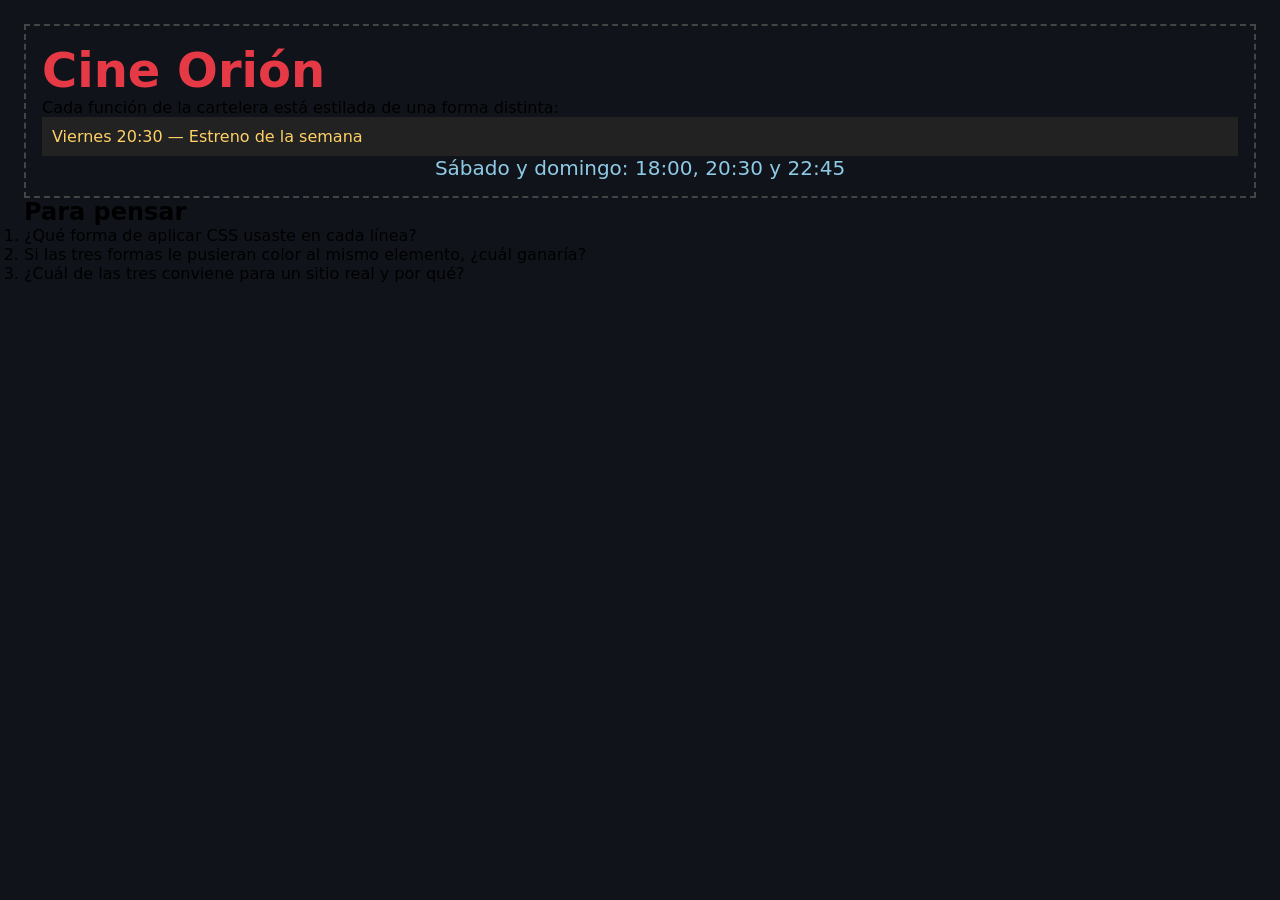
<file: 01-formas-de-aplicar-css/index.html>
<!doctype html>
<html lang="es">
  <head>
    <meta charset="UTF-8" />
    <meta name="viewport" content="width=device-width, initial-scale=1.0" />
    <title>Cine Orión — Cartelera</title>

    <!-- ============================================================
          ESTE ES EL ÚNICO EJERCICIO DE LA CARPETA DONDE SE EDITA
         EL HTML. Acá practicás el CSS INTERNO (etiqueta <style>).
         ============================================================ -->
    <style>
      /* TODO 2 — CSS interno
         Escribí una regla para la clase .funcion con:
         - background-color: #222
         - color: #ffd166
         - padding: 10px
      */
      .funcion {
        background-color: #222;
        color: #ffd166;
        padding: 10px;
      }
    </style>

    <link rel="stylesheet" href="styles.css" />
  </head>
  <body>
    <header class="cartel">
      <!-- TODO 1 — CSS en línea
           Completá el atributo style de este h1 con:
           style="color: #e63946; font-size: 48px;"
      -->
      <h1 style="color: #e63946; font-size: 48px">Cine Orión</h1>

      <p>Cada función de la cartelera está estilada de una forma distinta:</p>

      <!-- TODO 2 — CSS interno: esta línea toma la regla del <style> de arriba -->
      <p class="funcion">Viernes 20:30 — Estreno de la semana</p>

      <!-- TODO 3 — CSS externo: esta línea se estila desde styles.css -->
      <p class="funcion-externa">Sábado y domingo: 18:00, 20:30 y 22:45</p>
    </header>

    <main class="para-pensar">
      <h2>Para pensar</h2>
      <ol>
        <li>¿Qué forma de aplicar CSS usaste en cada línea?</li>
        <li>
          Si las tres formas le pusieran color al mismo elemento, ¿cuál ganaría?
        </li>
        <li>¿Cuál de las tres conviene para un sitio real y por qué?</li>
      </ol>
    </main>
  </body>
</html>
</file>
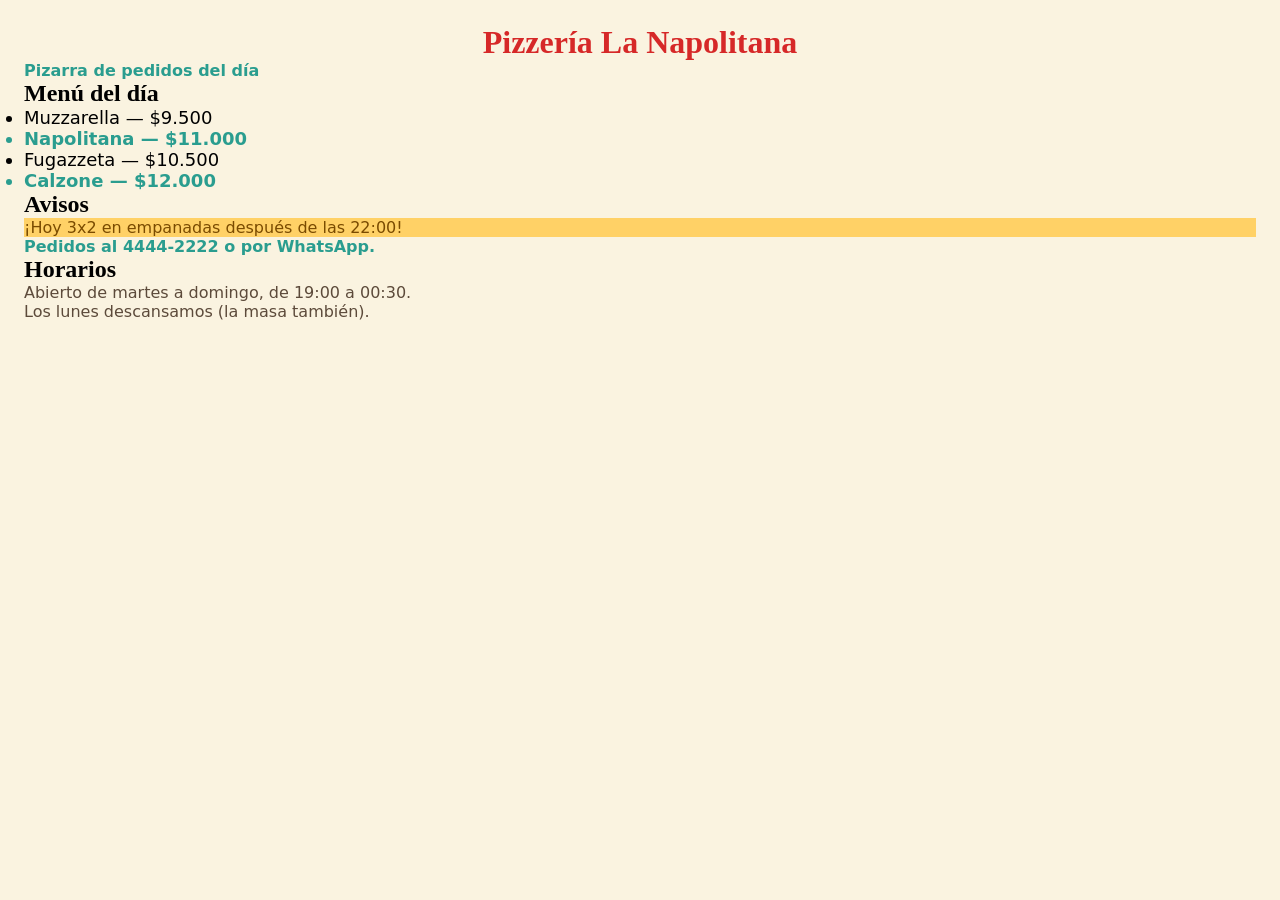
<file: 02-selectores-especificidad/index.html>
<!DOCTYPE html>
<html lang="es">
  <head>
    <meta charset="UTF-8" />
    <meta name="viewport" content="width=device-width, initial-scale=1.0" />
    <title>La Napolitana — Pizarra de pedidos</title>
    <link rel="stylesheet" href="styles.css" />
  </head>
  <body>
    <header>
      <h1 id="titulo-principal">Pizzería La Napolitana</h1>
      <p class="destacado">Pizarra de pedidos del día</p>
    </header>

    <main>
      <section class="menu">
        <h2>Menú del día</h2>
        <ul>
          <li>Muzzarella — $9.500</li>
          <li class="destacado">Napolitana — $11.000</li>
          <li>Fugazzeta — $10.500</li>
          <li class="destacado">Calzone — $12.000</li>
        </ul>
      </section>

      <section class="avisos">
        <h2>Avisos</h2>
        <p id="aviso">¡Hoy 3x2 en empanadas después de las 22:00!</p>
        <p class="destacado">Pedidos al 4444-2222 o por WhatsApp.</p>
      </section>

      <section class="horarios">
        <h2>Horarios</h2>
        <p>Abierto de martes a domingo, de 19:00 a 00:30.</p>
        <p>Los lunes descansamos (la masa también).</p>
      </section>
    </main>
  </body>
</html>
</file>
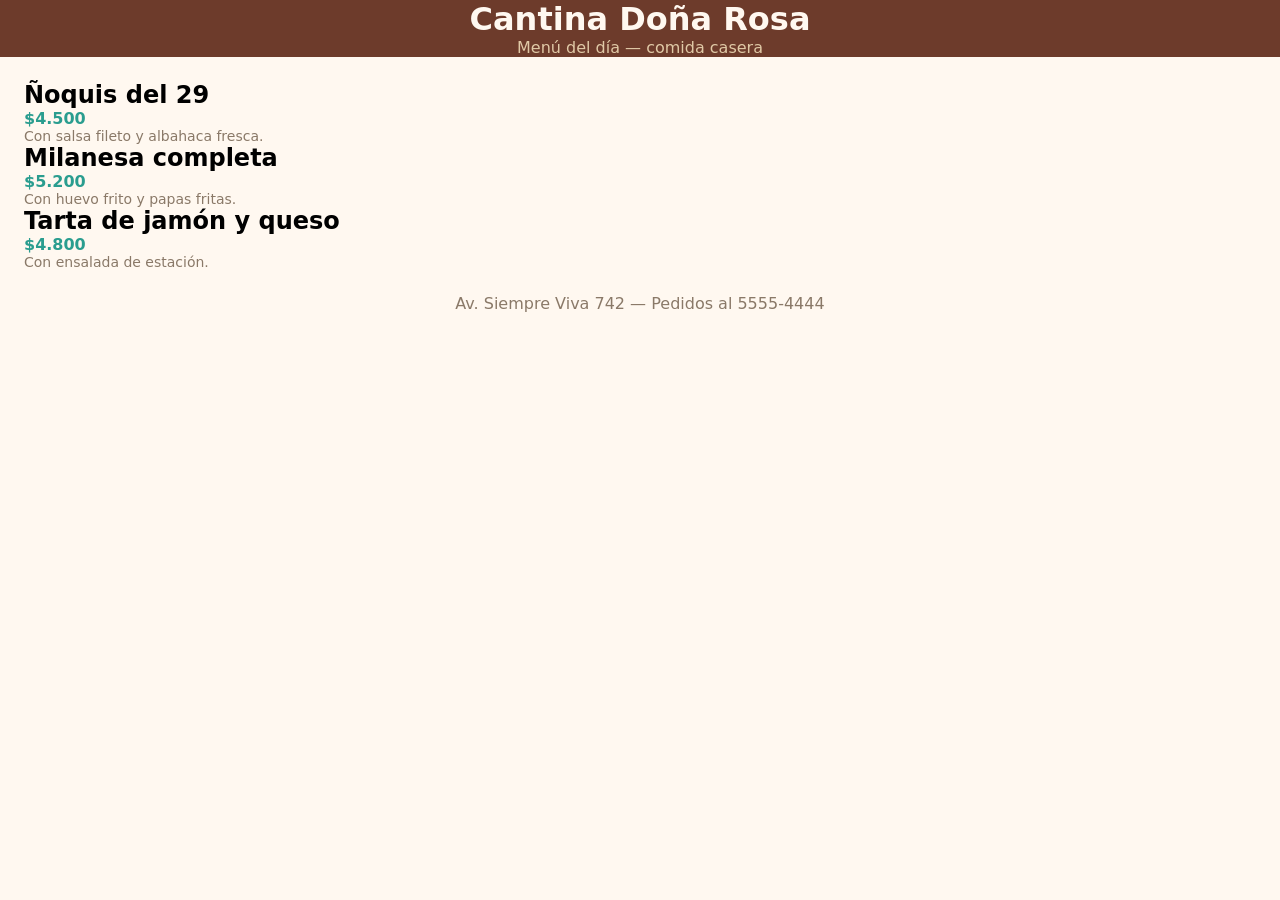
<file: 03-texto-y-colores/index.html>
<!DOCTYPE html>
<html lang="es">
  <head>
    <meta charset="UTF-8" />
    <meta name="viewport" content="width=device-width, initial-scale=1.0" />
    <title>Cantina Doña Rosa — Menú del día</title>
    <link rel="stylesheet" href="styles.css" />
  </head>
  <body>
    <header class="encabezado">
      <h1>Cantina Doña Rosa</h1>
      <p class="subtitulo">Menú del día — comida casera</p>
    </header>

    <main>
      <article class="plato">
        <h2>Ñoquis del 29</h2>
        <p class="precio">$4.500</p>
        <p class="descripcion">Con salsa fileto y albahaca fresca.</p>
      </article>

      <article class="plato">
        <h2>Milanesa completa</h2>
        <p class="precio">$5.200</p>
        <p class="descripcion">Con huevo frito y papas fritas.</p>
      </article>

      <article class="plato">
        <h2>Tarta de jamón y queso</h2>
        <p class="precio">$4.800</p>
        <p class="descripcion">Con ensalada de estación.</p>
      </article>
    </main>

    <footer class="pie">
      <p>Av. Siempre Viva 742 — Pedidos al 5555-4444</p>
    </footer>
  </body>
</html>
</file>
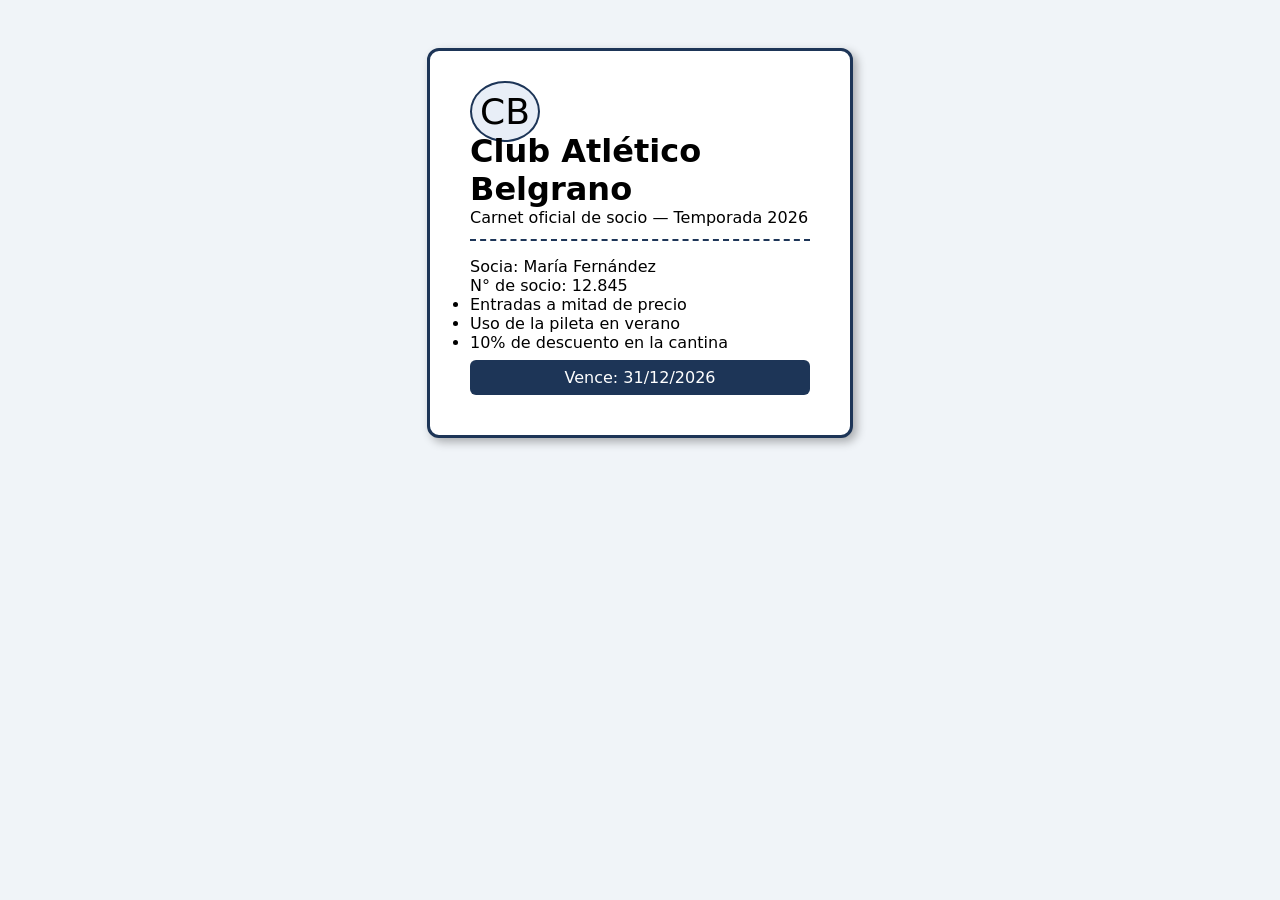
<file: 04-modelo-de-caja/index.html>
<!DOCTYPE html>
<html lang="es">
  <head>
    <meta charset="UTF-8" />
    <meta name="viewport" content="width=device-width, initial-scale=1.0" />
    <title>Club Atlético Belgrano — Carnet de socio</title>
    <link rel="stylesheet" href="styles.css" />
  </head>
  <body>
    <main class="carnet">
      <div class="fila-encabezado">
        <span class="escudo">CB</span>
        <div>
          <h1>Club Atlético Belgrano</h1>
          <p>Carnet oficial de socio — Temporada 2026</p>
        </div>
      </div>

      <div class="datos">
        <p class="nombre">Socia: María Fernández</p>
        <p class="numero">N° de socio: 12.845</p>
      </div>

      <ul class="beneficios">
        <li>Entradas a mitad de precio</li>
        <li>Uso de la pileta en verano</li>
        <li>10% de descuento en la cantina</li>
      </ul>

      <p class="vencimiento">Vence: 31/12/2026</p>
    </main>
  </body>
</html>
</file>
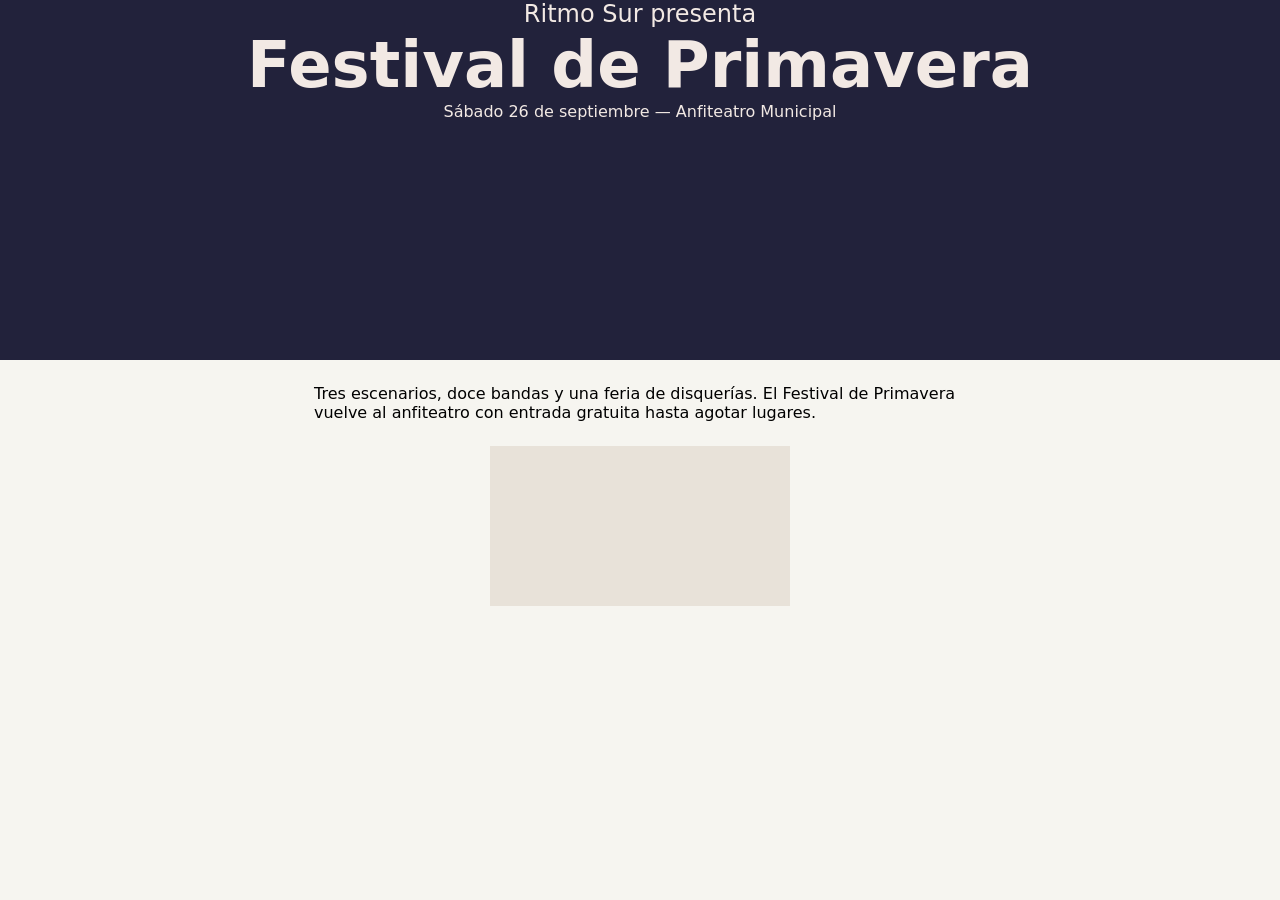
<file: 05-tamanos-y-unidades/index.html>
<!DOCTYPE html>
<html lang="es">
  <head>
    <meta charset="UTF-8" />
    <meta name="viewport" content="width=device-width, initial-scale=1.0" />
    <title>Ritmo Sur — Festival de Primavera</title>
    <link rel="stylesheet" href="styles.css" />
  </head>
  <body>
    <header class="banner">
      <p class="etiqueta">Ritmo Sur presenta</p>
      <h1>Festival de Primavera</h1>
      <p class="fecha">Sábado 26 de septiembre — Anfiteatro Municipal</p>
    </header>

    <main class="contenido">
      <p>
        Tres escenarios, doce bandas y una feria de disquerías. El Festival de
        Primavera vuelve al anfiteatro con entrada gratuita hasta agotar lugares.
      </p>

      <div class="poster"></div>
    </main>
  </body>
</html>
</file>
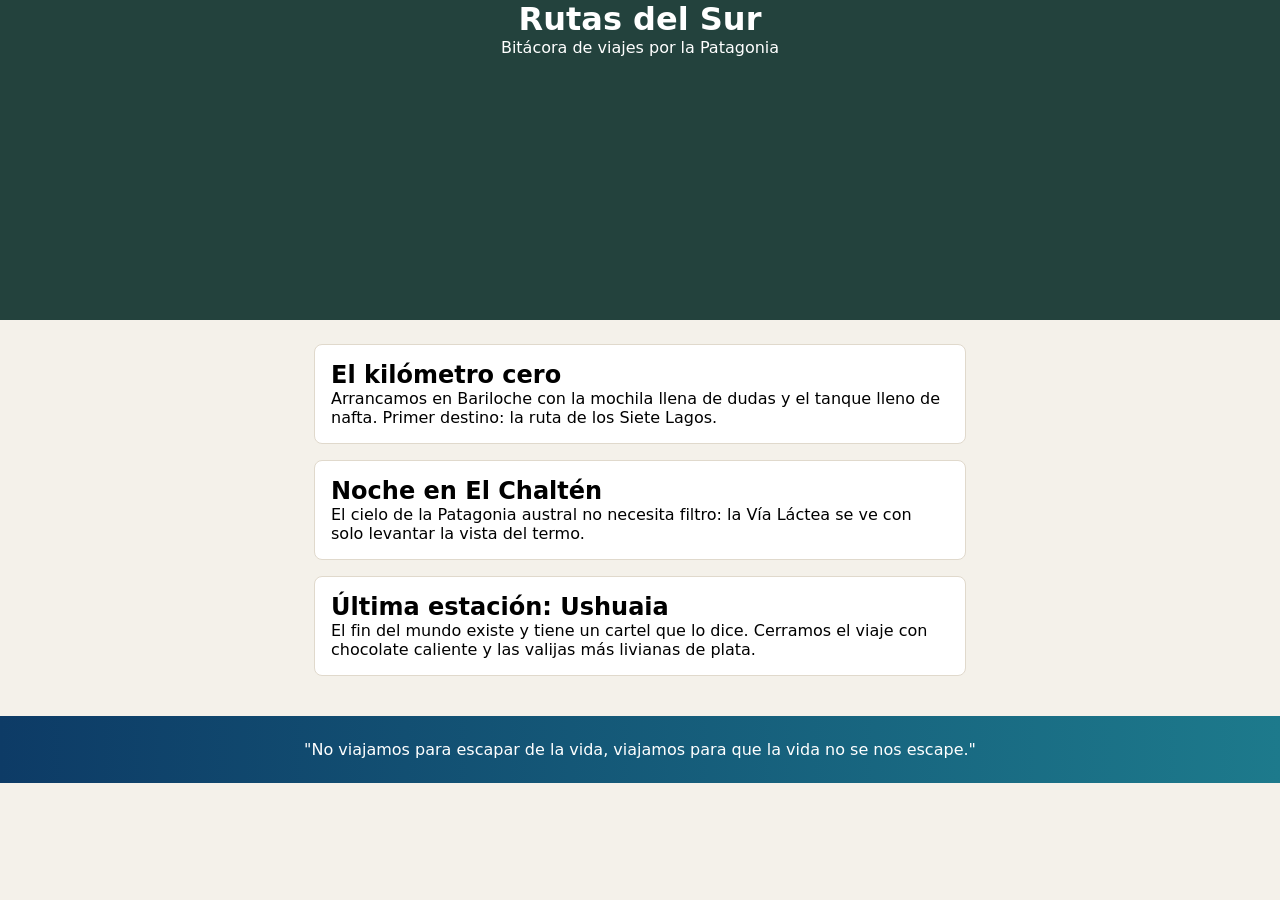
<file: 06-background/index.html>
<!DOCTYPE html>
<html lang="es">
  <head>
    <meta charset="UTF-8" />
    <meta name="viewport" content="width=device-width, initial-scale=1.0" />
    <title>Rutas del Sur — Bitácora de viajes</title>
    <link rel="stylesheet" href="styles.css" />
  </head>
  <body>
    <header class="hero">
      <h1>Rutas del Sur</h1>
      <p>Bitácora de viajes por la Patagonia</p>
    </header>

    <main>
      <article class="post">
        <h2>El kilómetro cero</h2>
        <p>
          Arrancamos en Bariloche con la mochila llena de dudas y el tanque
          lleno de nafta. Primer destino: la ruta de los Siete Lagos.
        </p>
      </article>

      <article class="post">
        <h2>Noche en El Chaltén</h2>
        <p>
          El cielo de la Patagonia austral no necesita filtro: la Vía Láctea
          se ve con solo levantar la vista del termo.
        </p>
      </article>

      <article class="post">
        <h2>Última estación: Ushuaia</h2>
        <p>
          El fin del mundo existe y tiene un cartel que lo dice. Cerramos el
          viaje con chocolate caliente y las valijas más livianas de plata.
        </p>
      </article>
    </main>

    <blockquote class="frase">
      "No viajamos para escapar de la vida, viajamos para que la vida no se
      nos escape."
    </blockquote>
  </body>
</html>
</file>
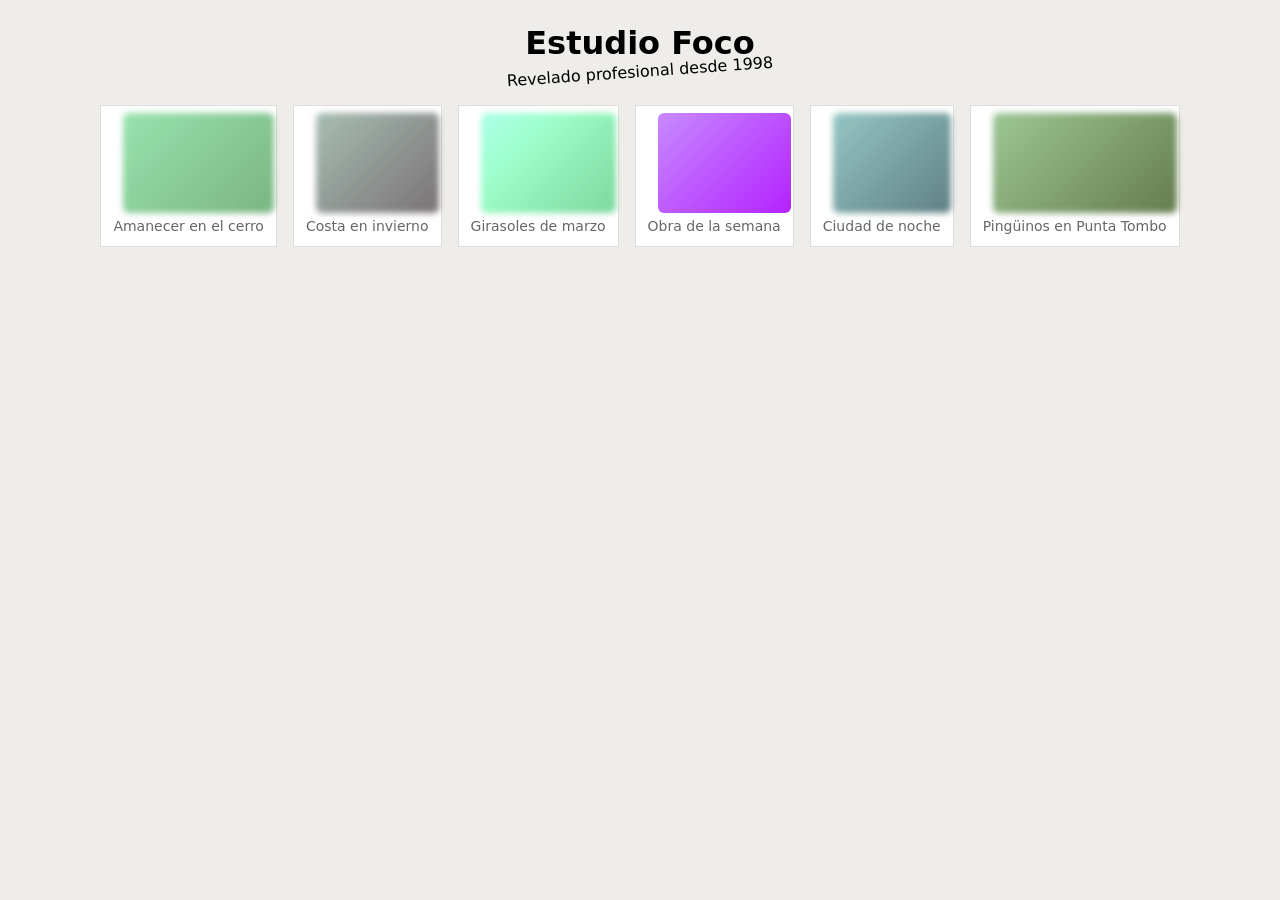
<file: 07-filtros-y-transformaciones/index.html>
<!DOCTYPE html>
<html lang="es">
  <head>
    <meta charset="UTF-8" />
    <meta name="viewport" content="width=device-width, initial-scale=1.0" />
    <title>Estudio Foco — Galería</title>
    <link rel="stylesheet" href="styles.css" />
  </head>
  <body>
    <header class="cabecera">
      <h1>Estudio Foco</h1>
      <p class="sello">Revelado profesional desde 1998</p>
    </header>

    <main class="galeria">
      <figure class="cuadro">
        <div class="foto"></div>
        <figcaption>Amanecer en el cerro</figcaption>
      </figure>

      <figure class="cuadro">
        <div class="foto"></div>
        <figcaption>Costa en invierno</figcaption>
      </figure>

      <figure class="cuadro">
        <div class="foto"></div>
        <figcaption>Girasoles de marzo</figcaption>
      </figure>

      <figure class="cuadro destacada">
        <div class="foto"></div>
        <figcaption>Obra de la semana</figcaption>
      </figure>

      <figure class="cuadro">
        <div class="foto"></div>
        <figcaption>Ciudad de noche</figcaption>
      </figure>

      <figure class="cuadro">
        <div class="foto"></div>
        <figcaption>Pingüinos en Punta Tombo</figcaption>
      </figure>
    </main>
  </body>
</html>
</file>
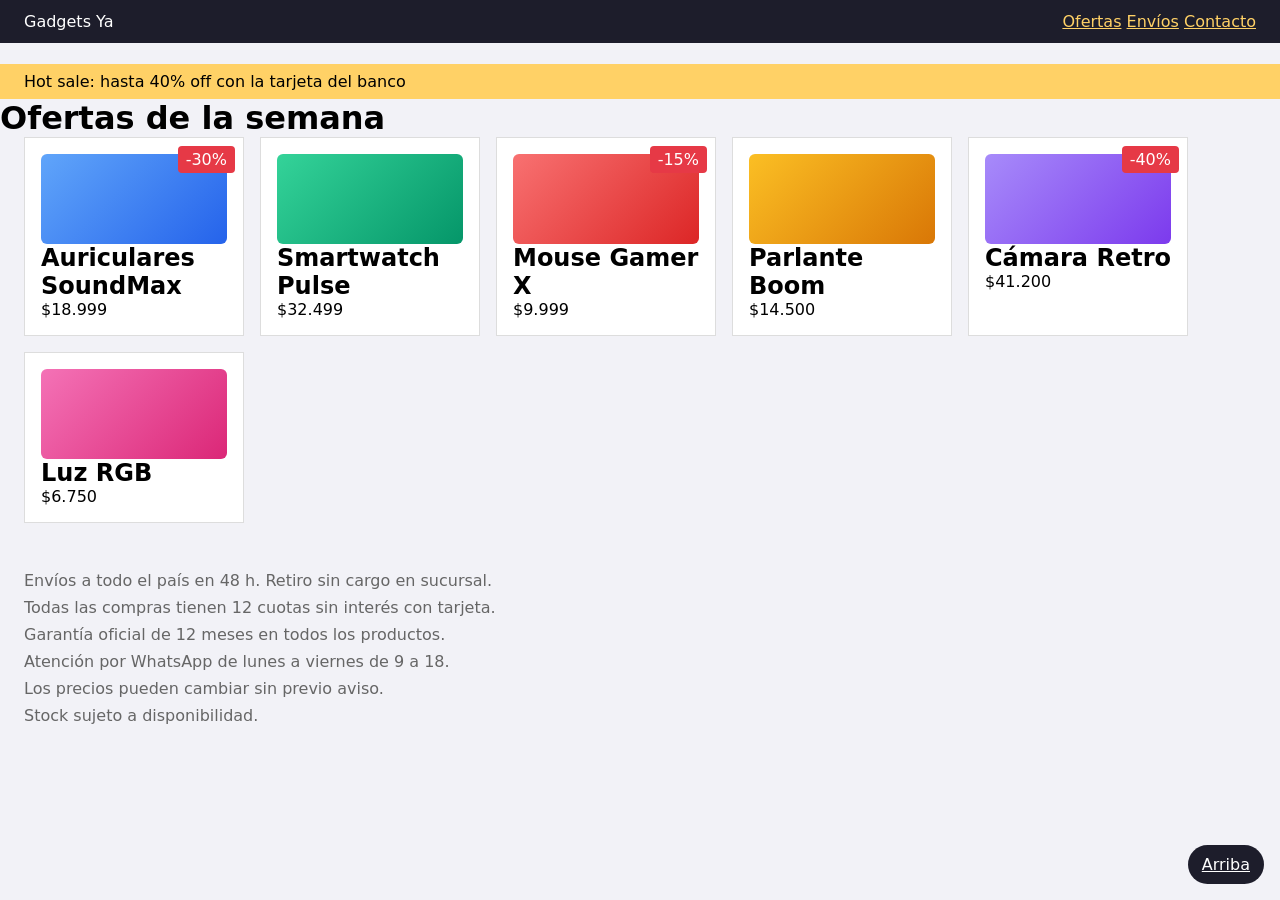
<file: 08-posicionamiento/index.html>
<!DOCTYPE html>
<html lang="es">
  <head>
    <meta charset="UTF-8" />
    <meta name="viewport" content="width=device-width, initial-scale=1.0" />
    <title>Gadgets Ya — Ofertas</title>
    <link rel="stylesheet" href="styles.css" />
  </head>
  <body>
    <header class="barra">
      <span class="logo"> Gadgets Ya</span>
      <nav class="links">
        <a href="#">Ofertas</a>
        <a href="#">Envíos</a>
        <a href="#">Contacto</a>
      </nav>
    </header>

    <nav class="indice">
      <p> Hot sale: hasta 40% off con la tarjeta del banco</p>
    </nav>

    <main>
      <h1>Ofertas de la semana</h1>

      <section class="productos">
        <article class="producto">
          <span class="etiqueta-oferta">-30%</span>
          <div class="foto"></div>
          <h2>Auriculares SoundMax</h2>
          <p class="precio">$18.999</p>
        </article>

        <article class="producto">
          <div class="foto"></div>
          <h2>Smartwatch Pulse</h2>
          <p class="precio">$32.499</p>
        </article>

        <article class="producto">
          <span class="etiqueta-oferta">-15%</span>
          <div class="foto"></div>
          <h2>Mouse Gamer X</h2>
          <p class="precio">$9.999</p>
        </article>

        <article class="producto">
          <div class="foto"></div>
          <h2>Parlante Boom</h2>
          <p class="precio">$14.500</p>
        </article>

        <article class="producto">
          <span class="etiqueta-oferta">-40%</span>
          <div class="foto"></div>
          <h2>Cámara Retro</h2>
          <p class="precio">$41.200</p>
        </article>

        <article class="producto">
          <div class="foto"></div>
          <h2>Luz RGB</h2>
          <p class="precio">$6.750</p>
        </article>
      </section>
    </main>

    <footer class="info">
      <p>Envíos a todo el país en 48 h. Retiro sin cargo en sucursal.</p>
      <p>Todas las compras tienen 12 cuotas sin interés con tarjeta.</p>
      <p>Garantía oficial de 12 meses en todos los productos.</p>
      <p>Atención por WhatsApp de lunes a viernes de 9 a 18.</p>
      <p>Los precios pueden cambiar sin previo aviso.</p>
      <p>Stock sujeto a disponibilidad.</p>
    </footer>

    <a class="subir" href="#">Arriba</a>
  </body>
</html>
</file>
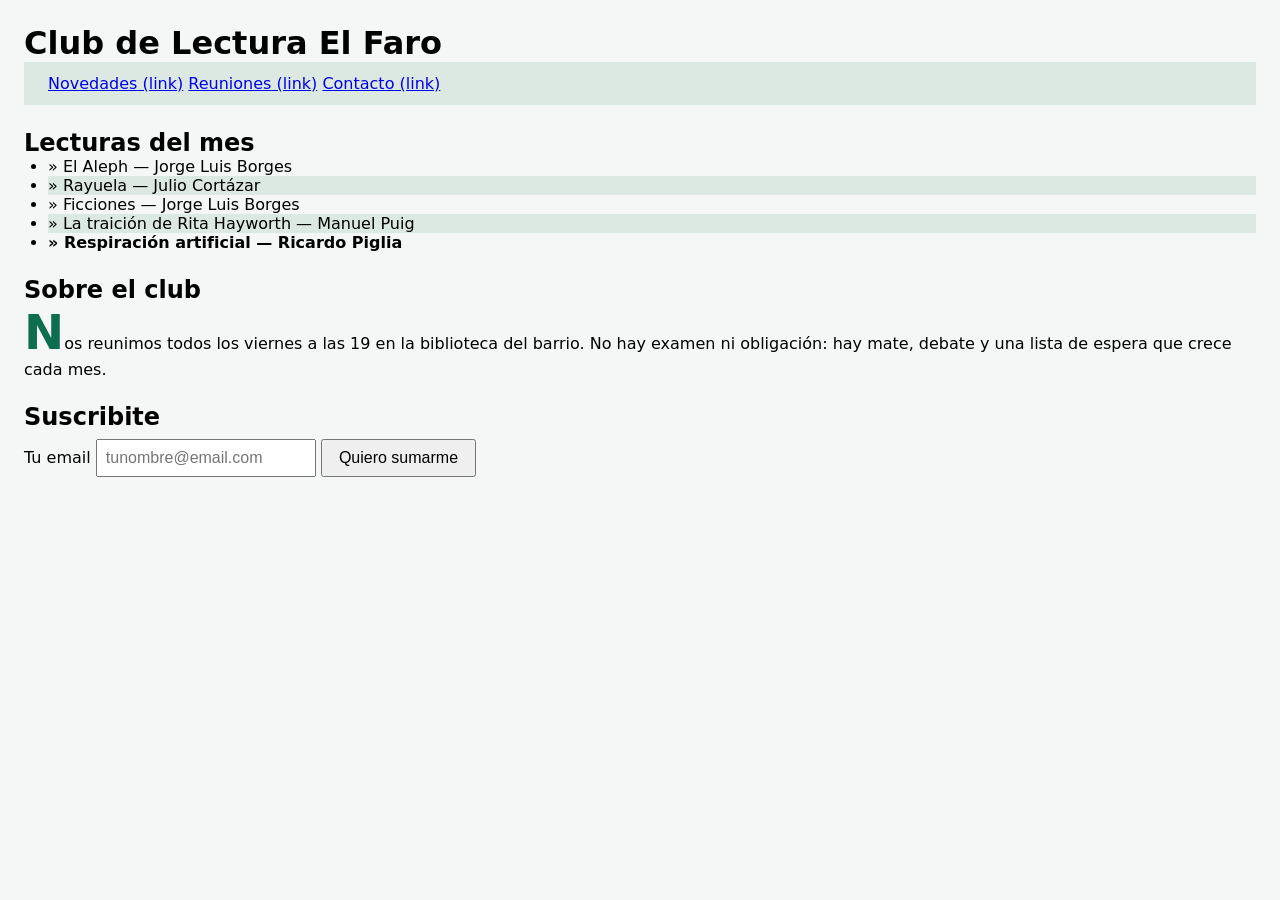
<file: 09-pseudoclases-pseudoelementos/index.html>
<!DOCTYPE html>
<html lang="es">
  <head>
    <meta charset="UTF-8" />
    <meta name="viewport" content="width=device-width, initial-scale=1.0" />
    <title>Club de Lectura El Faro</title>
    <link rel="stylesheet" href="styles.css" />
  </head>
  <body>
    <header>
      <h1>Club de Lectura El Faro</h1>
      <nav class="menu">
        <a href="#">Novedades</a>
        <a href="#">Reuniones</a>
        <a href="#">Contacto</a>
      </nav>
    </header>

    <main>
      <section class="libros">
        <h2>Lecturas del mes</h2>
        <ul class="lista">
          <li>El Aleph — Jorge Luis Borges</li>
          <li>Rayuela — Julio Cortázar</li>
          <li>Ficciones — Jorge Luis Borges</li>
          <li>La traición de Rita Hayworth — Manuel Puig</li>
          <li>Respiración artificial — Ricardo Piglia</li>
        </ul>
      </section>

      <section class="sobre">
        <h2>Sobre el club</h2>
        <p class="texto">
          Nos reunimos todos los viernes a las 19 en la biblioteca del barrio.
          No hay examen ni obligación: hay mate, debate y una lista de espera
          que crece cada mes.
        </p>
      </section>

      <section class="contacto">
        <h2>Suscribite</h2>
        <form>
          <label for="email">Tu email</label>
          <input type="email" id="email" placeholder="tunombre@email.com" />
          <button type="submit">Quiero sumarme</button>
        </form>
      </section>
    </main>
  </body>
</html>
</file>
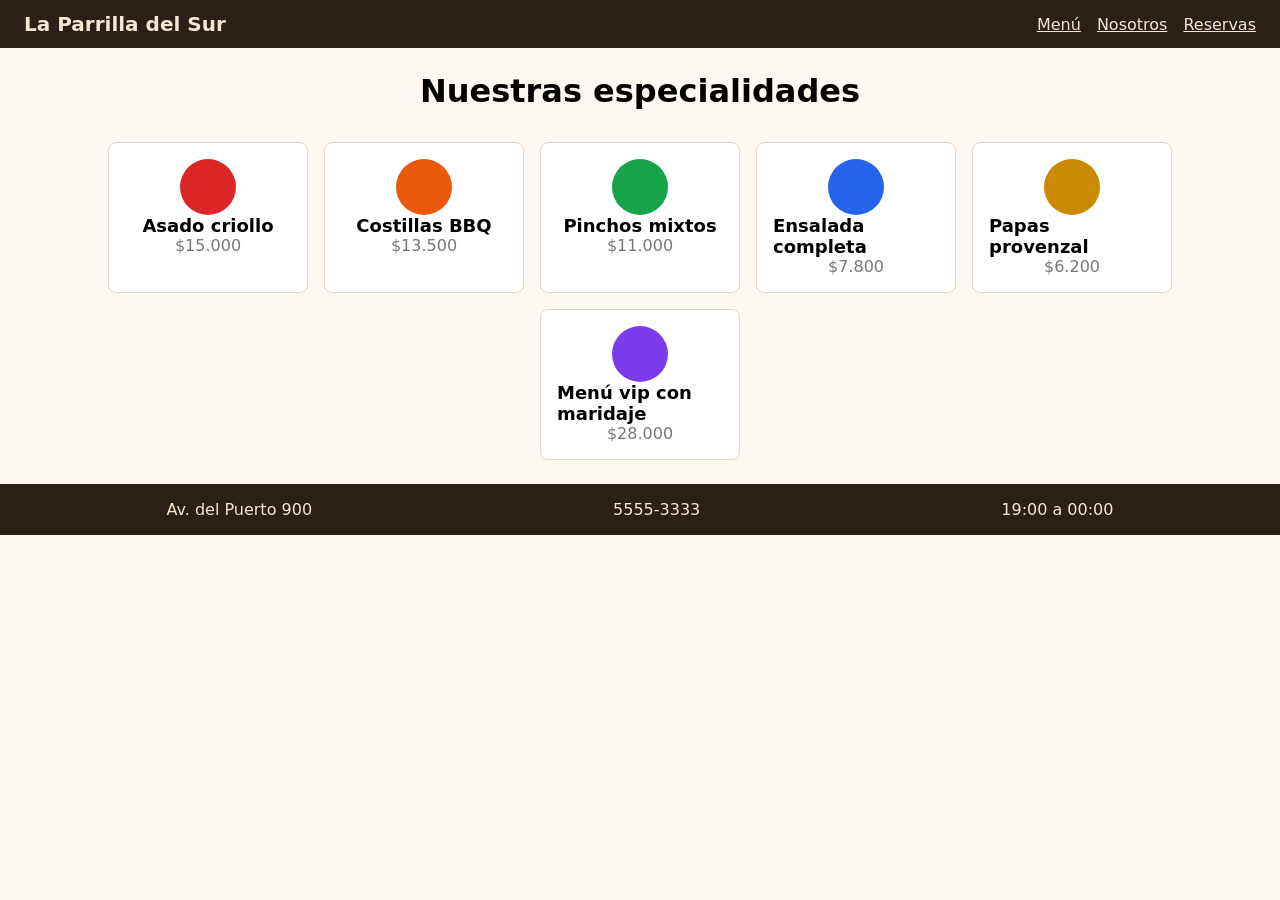
<file: 10-flexbox/index.html>
<!DOCTYPE html>
<html lang="es">
  <head>
    <meta charset="UTF-8" />
    <meta name="viewport" content="width=device-width, initial-scale=1.0" />
    <title>La Parrilla del Sur</title>
    <link rel="stylesheet" href="styles.css" />
  </head>
  <body>
    <header class="barra">
      <span class="logo"> La Parrilla del Sur</span>
      <nav class="links">
        <a href="#">Menú</a>
        <a href="#">Nosotros</a>
        <a href="#">Reservas</a>
      </nav>
    </header>

    <main>
      <h1 class="titulo">Nuestras especialidades</h1>

      <section class="platos">
        <article class="plato">
          <div class="emoji"></div>
          <h2>Asado criollo</h2>
          <p>$15.000</p>
        </article>

        <article class="plato">
          <div class="emoji"></div>
          <h2>Costillas BBQ</h2>
          <p>$13.500</p>
        </article>

        <article class="plato">
          <div class="emoji"></div>
          <h2>Pinchos mixtos</h2>
          <p>$11.000</p>
        </article>

        <article class="plato">
          <div class="emoji"></div>
          <h2>Ensalada completa</h2>
          <p>$7.800</p>
        </article>

        <article class="plato">
          <div class="emoji"></div>
          <h2>Papas provenzal</h2>
          <p>$6.200</p>
        </article>

        <article class="plato destacado">
          <div class="emoji"></div>
          <h2>Menú vip con maridaje</h2>
          <p>$28.000</p>
        </article>
      </section>
    </main>

    <footer class="pie">
      <p> Av. del Puerto 900</p>
      <p> 5555-3333</p>
      <p> 19:00 a 00:00</p>
    </footer>
  </body>
</html>
</file>
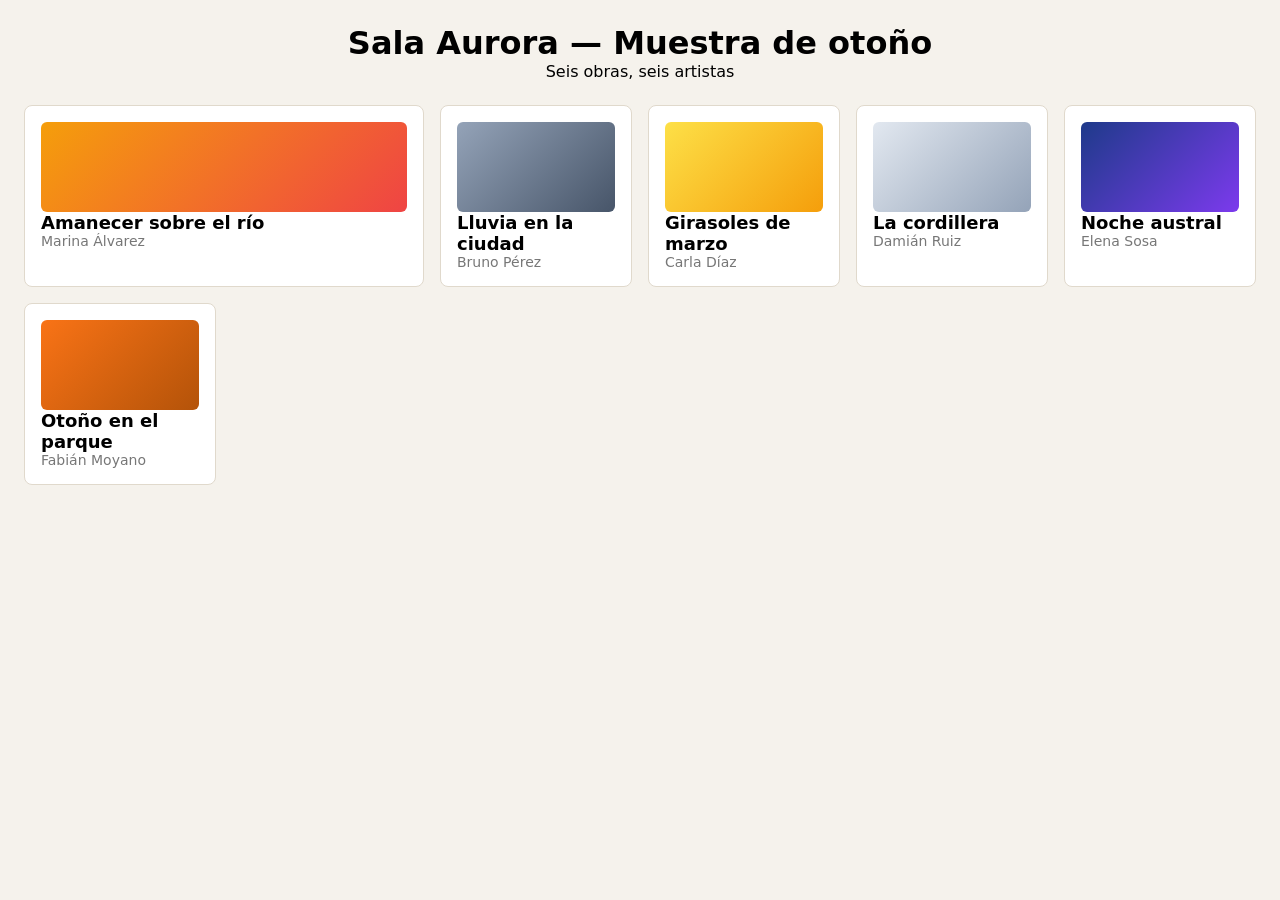
<file: 11-grid/index.html>
<!DOCTYPE html>
<html lang="es">
  <head>
    <meta charset="UTF-8" />
    <meta name="viewport" content="width=device-width, initial-scale=1.0" />
    <title>Sala Aurora — Muestra de otoño</title>
    <link rel="stylesheet" href="styles.css" />
  </head>
  <body>
    <header class="cabecera">
      <h1>Sala Aurora — Muestra de otoño</h1>
      <p>Seis obras, seis artistas</p>
    </header>

    <main class="galeria">
      <article class="obra destacada">
        <div class="lienzo"></div>
        <h2>Amanecer sobre el río</h2>
        <p>Marina Álvarez</p>
      </article>

      <article class="obra">
        <div class="lienzo"></div>
        <h2>Lluvia en la ciudad</h2>
        <p>Bruno Pérez</p>
      </article>

      <article class="obra">
        <div class="lienzo"></div>
        <h2>Girasoles de marzo</h2>
        <p>Carla Díaz</p>
      </article>

      <article class="obra">
        <div class="lienzo"></div>
        <h2>La cordillera</h2>
        <p>Damián Ruiz</p>
      </article>

      <article class="obra">
        <div class="lienzo"></div>
        <h2>Noche austral</h2>
        <p>Elena Sosa</p>
      </article>

      <article class="obra">
        <div class="lienzo"></div>
        <h2>Otoño en el parque</h2>
        <p>Fabián Moyano</p>
      </article>
    </main>
  </body>
</html>
</file>
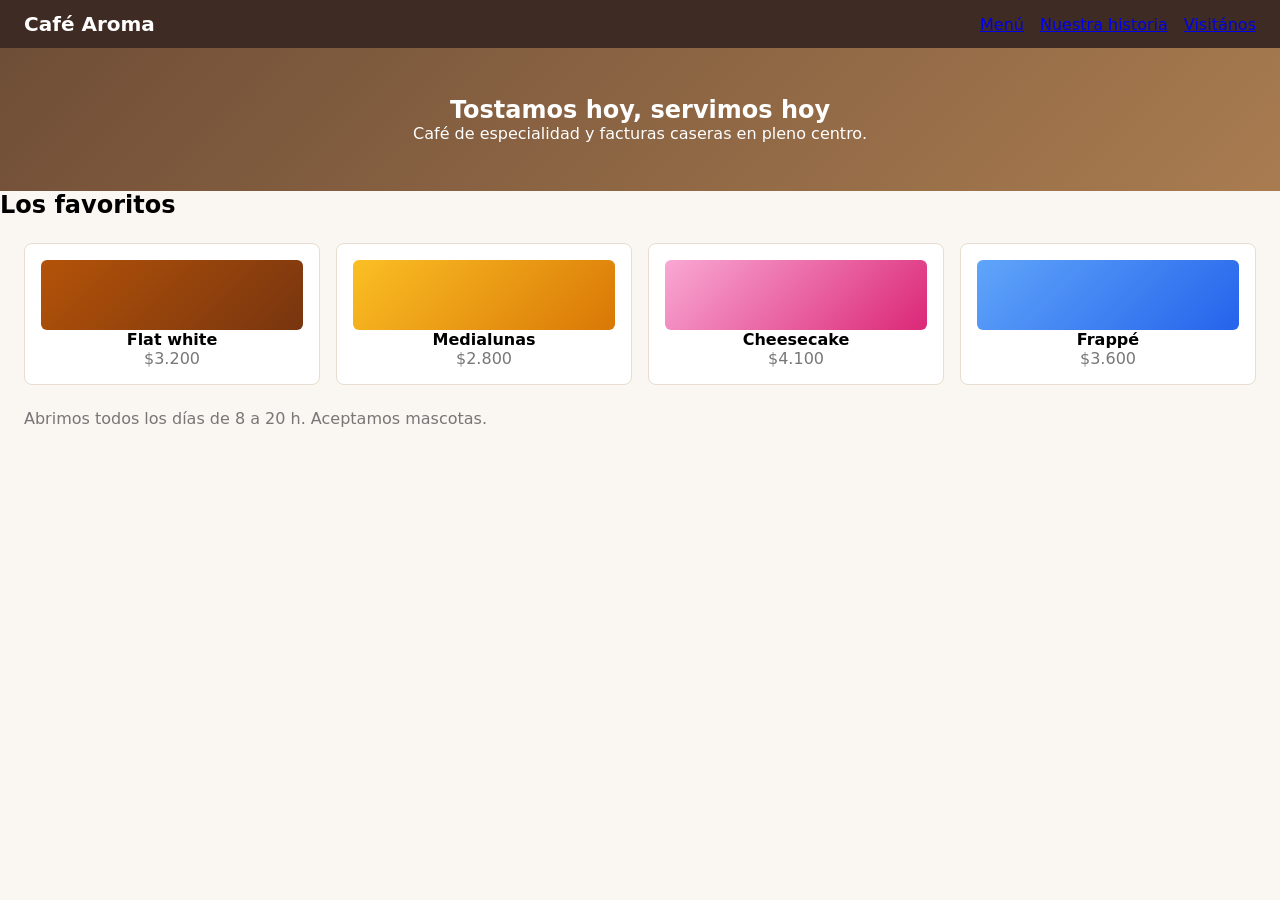
<file: 12-media-queries/index.html>
<!DOCTYPE html>
<html lang="es">
  <head>
    <meta charset="UTF-8" />
    <meta name="viewport" content="width=device-width, initial-scale=1.0" />
    <title>Café Aroma</title>
    <link rel="stylesheet" href="styles.css" />
  </head>
  <body>
    <header class="barra">
      <span class="logo"> Café Aroma</span>
      <nav class="links">
        <a href="#">Menú</a>
        <a href="#">Nuestra historia</a>
        <a href="#">Visitános</a>
      </nav>
    </header>

    <section class="hero">
      <h1>Tostamos hoy, servimos hoy</h1>
      <p>Café de especialidad y facturas caseras en pleno centro.</p>
    </section>

    <main>
      <h2>Los favoritos</h2>
      <section class="tarjetas">
        <article class="tarjeta">
          <div class="emoji"></div>
          <h3>Flat white</h3>
          <p>$3.200</p>
        </article>

        <article class="tarjeta">
          <div class="emoji"></div>
          <h3>Medialunas</h3>
          <p>$2.800</p>
        </article>

        <article class="tarjeta">
          <div class="emoji"></div>
          <h3>Cheesecake</h3>
          <p>$4.100</p>
        </article>

        <article class="tarjeta">
          <div class="emoji"></div>
          <h3>Frappé</h3>
          <p>$3.600</p>
        </article>
      </section>

      <p class="nota">
        Abrimos todos los días de 8 a 20 h. Aceptamos mascotas.
      </p>
    </main>
  </body>
</html>
</file>
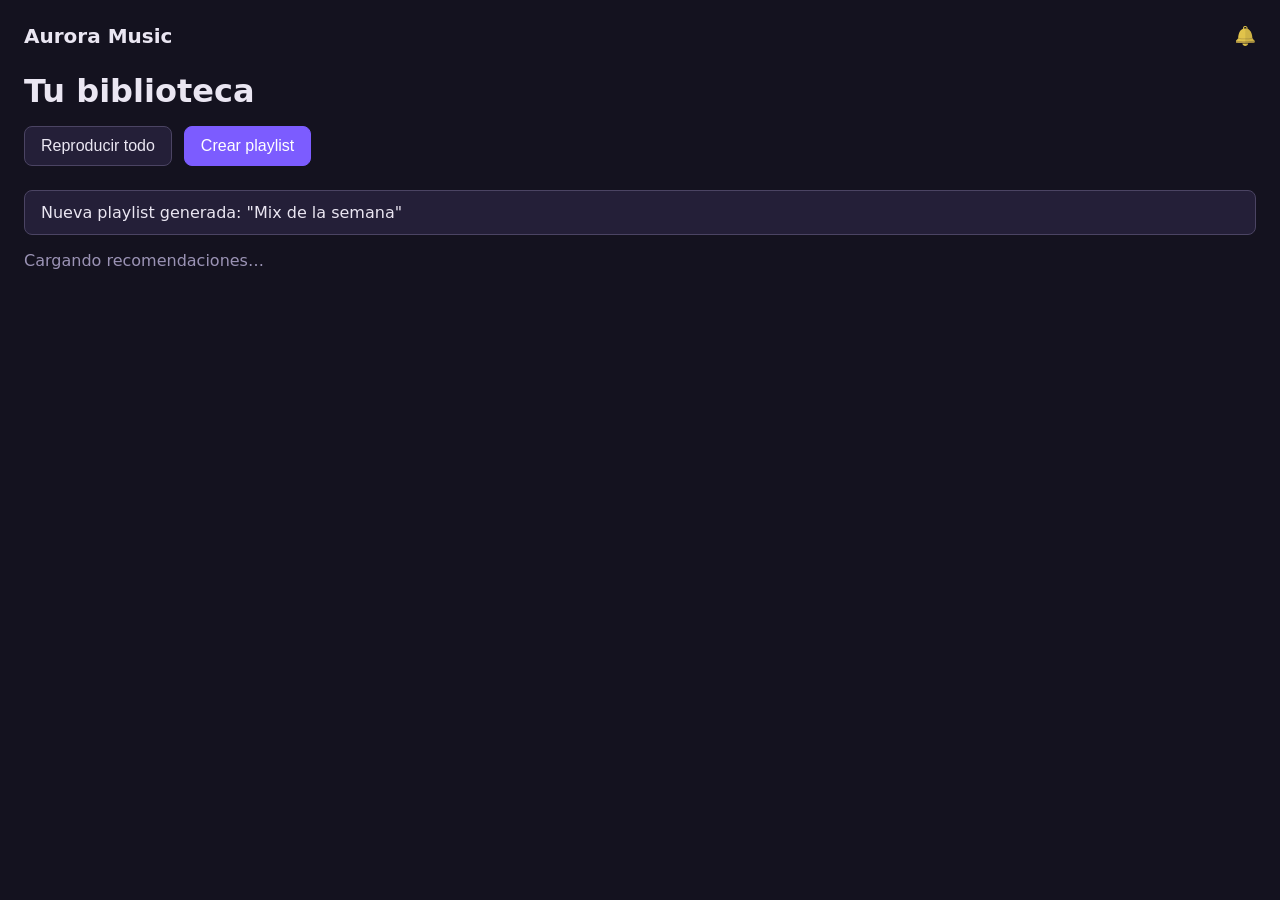
<file: 13-animaciones-transiciones/index.html>
<!doctype html>
<html lang="es">
  <head>
    <meta charset="UTF-8" />
    <meta name="viewport" content="width=device-width, initial-scale=1.0" />
    <title>Aurora Music</title>
    <link rel="stylesheet" href="styles.css" />
  </head>
  <body>
    <header class="app-barra">
      <span class="logo"> Aurora Music</span>
      <img src="./bell.svg" class="campana" />
    </header>

    <main>
      <h1>Tu biblioteca</h1>

      <div class="botones">
        <button class="btn">Reproducir todo</button>
        <button class="btn btn-primario">Crear playlist</button>
      </div>

      <div class="alerta">
        <p>Nueva playlist generada: "Mix de la semana"</p>
      </div>

      <p class="cargando">Cargando recomendaciones…</p>
    </main>
  </body>
</html>
</file>
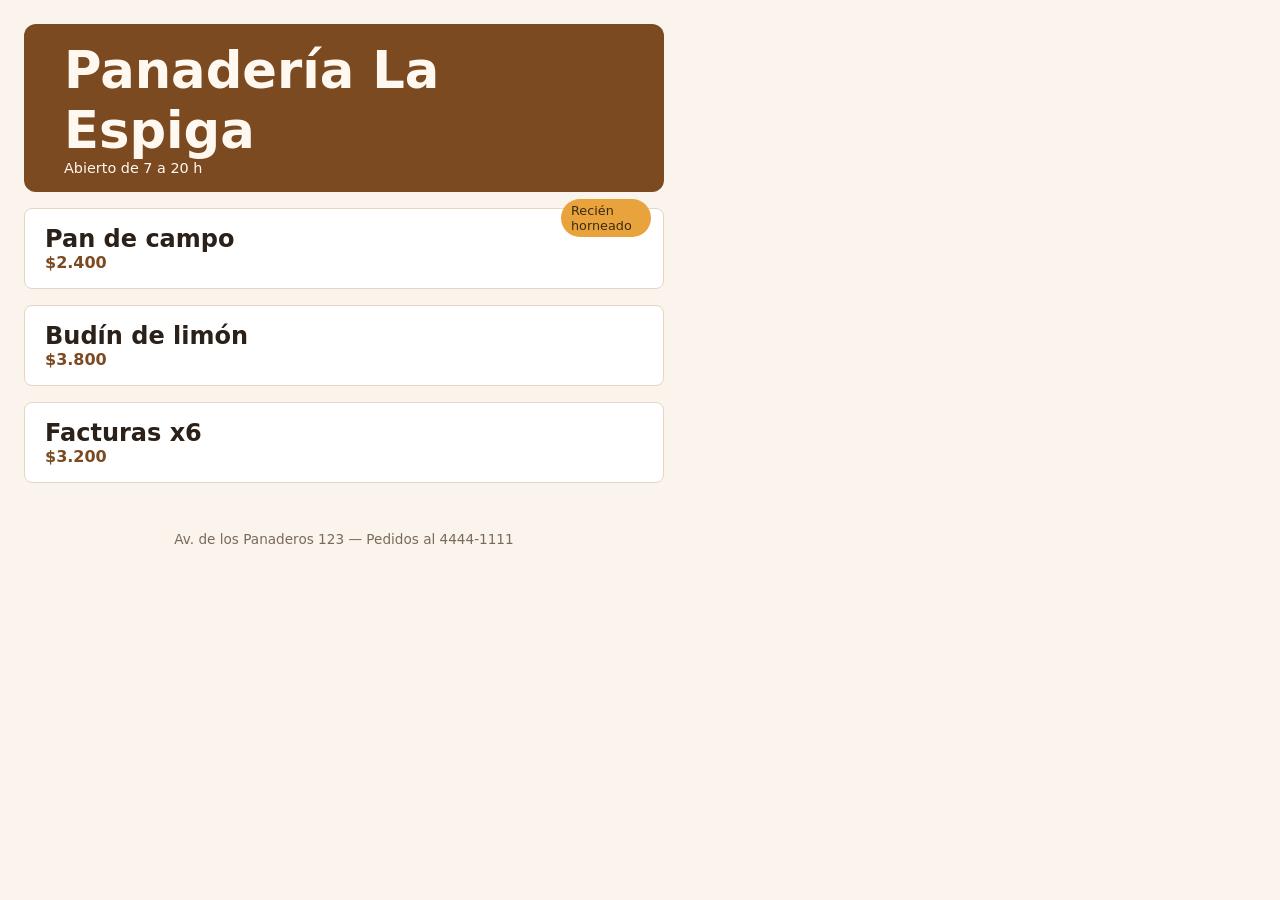
<file: nivel-2/01-caja-y-unidades/index.html>
<!DOCTYPE html>
<html lang="es">
  <head>
    <meta charset="UTF-8" />
    <meta name="viewport" content="width=device-width, initial-scale=1.0" />
    <title>Panadería La Espiga — Precios</title>
    <link rel="stylesheet" href="styles.css" />
  </head>
  <body>
    <main class="panaderia">
      <header class="cabecera">
        <span class="logo">Panadería La Espiga</span>
        <p class="horario">Abierto de 7 a 20 h</p>
      </header>

      <section class="productos">
        <article class="producto">
          <span class="etiqueta">Recién horneado</span>
          <h2>Pan de campo</h2>
          <p class="precio">$2.400</p>
        </article>

        <article class="producto">
          <h2>Budín de limón</h2>
          <p class="precio">$3.800</p>
        </article>

        <article class="producto">
          <h2>Facturas x6</h2>
          <p class="precio">$3.200</p>
        </article>
      </section>

      <footer class="pie">
        <p>Av. de los Panaderos 123 — Pedidos al 4444-1111</p>
      </footer>
    </main>
  </body>
</html>
</file>
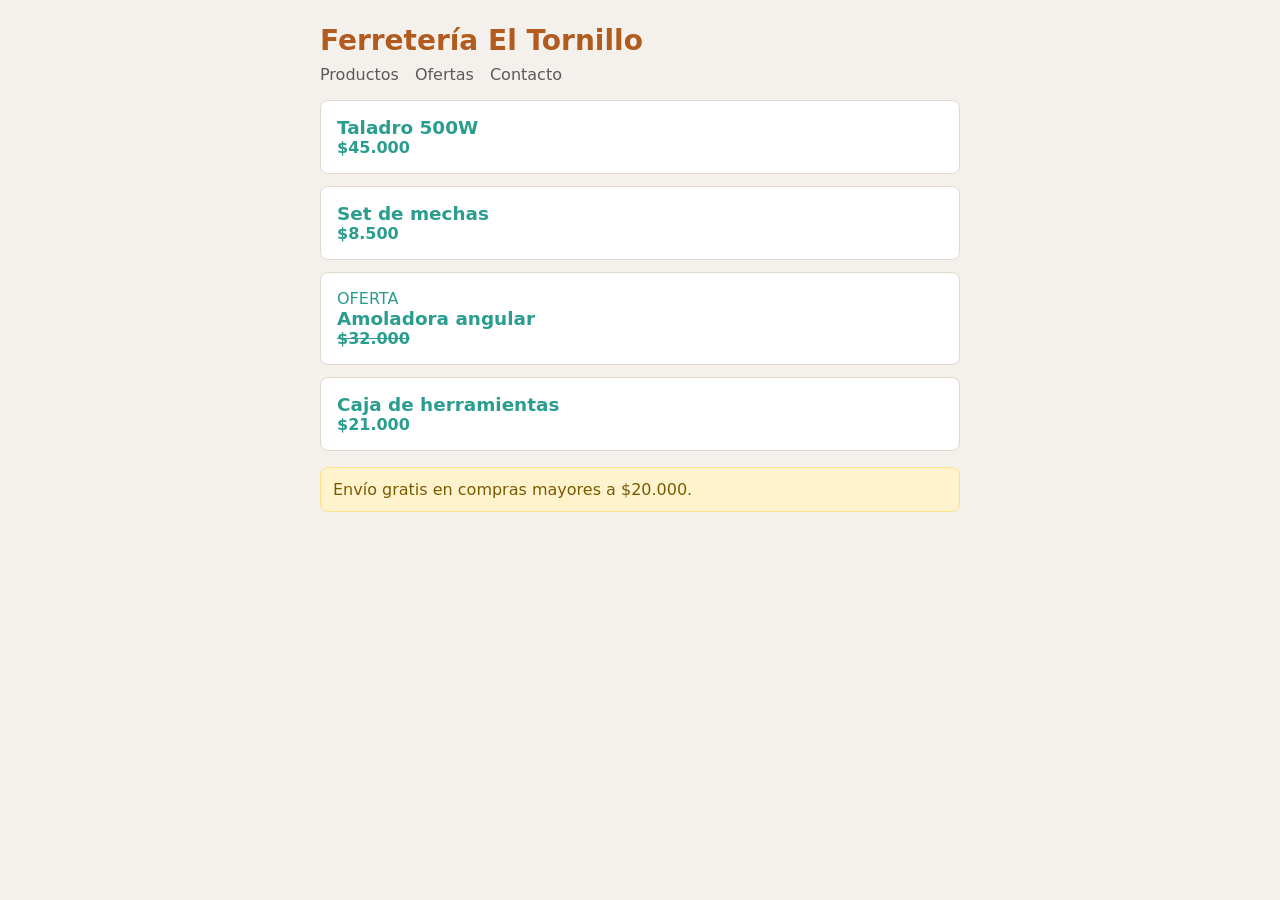
<file: nivel-2/02-cascada-y-especificidad/index.html>
<!DOCTYPE html>
<html lang="es">
  <head>
    <meta charset="UTF-8" />
    <meta name="viewport" content="width=device-width, initial-scale=1.0" />
    <title>Ferretería El Tornillo — Productos</title>
    <link rel="stylesheet" href="styles.css" />
  </head>
  <body>
    <header class="cabecera">
      <h1 class="titulo">Ferretería El Tornillo</h1>
      <nav class="nav">
        <a class="nav-link" href="#">Productos</a>
        <a class="nav-link" href="#">Ofertas</a>
        <a class="nav-link" href="#">Contacto</a>
      </nav>
    </header>

    <main class="lista">
      <article class="item">
        <h2 class="nombre">Taladro 500W</h2>
        <p class="precio">$45.000</p>
      </article>

      <article class="item destacado">
        <h2 class="nombre">Set de mechas</h2>
        <p class="precio">$8.500</p>
      </article>

      <article class="item oferta">
        <span class="etiqueta">OFERTA</span>
        <h2 class="nombre">Amoladora angular</h2>
        <p class="precio">$32.000</p>
      </article>

      <article class="item">
        <h2 class="nombre">Caja de herramientas</h2>
        <p class="precio">$21.000</p>
      </article>
    </main>

    <p class="aviso">Envío gratis en compras mayores a $20.000.</p>
  </body>
</html>
</file>
<file: 01-formas-de-aplicar-css/styles.css>
/* ============================================================
    EJERCICIO 1 — FORMAS DE APLICAR CSS
   ============================================================
   El Cine Orión renovó la página y quiere que la cartelera se
   vea como corresponde. Vas a estilarla de las tres formas que
   existen:

   TODO 1  CSS EN LÍNEA  (en index.html, atributo style del h1)
   TODO 2  CSS INTERNO   (en index.html, etiqueta <style>)
   TODO 3  CSS EXTERNO   (acá, en este archivo)

    Es el único ejercicio donde también se edita el HTML.
   ============================================================ */

/* ─── Reset y base — ya está hecho, no lo modifiques ─── */
* {
  margin: 0;
  padding: 0;
  box-sizing: border-box;
}

body {
  font-family: system-ui, sans-serif;
  background-color: #10141a;
  padding: 24px;
}

.cartel {
  border: 2px dashed #444;
  padding: 16px;
}

/* ============================================================
   TODO 3 — CSS EXTERNO
   Este archivo está enlazado desde el <head> con la etiqueta
   <link>. Escribí una regla para la clase .funcion-externa con:
   - color: #8ecae6
   - font-size: 20px
   - text-align: center
   ============================================================ */
.funcion-externa {
  color: #8ecae6;
  font-size: 20px;
  text-align: center;
}
</file>
<file: 02-selectores-especificidad/styles.css>
/* ============================================================
    EJERCICIO 2 — SELECTORES Y ESPECIFICIDAD
   ============================================================
   La Pizzería La Napolitana dejó la pizarra de tiza y ahora
   tiene su menú en una web. El HTML ya está listo: tu trabajo
   es que cada parte se vea distinta usando el selector correcto.

   Teoría: sección 3 de teoria.md.
   ============================================================ */

/* ─── Reset y base — ya está hecho, no lo modifiques ───
   El selector universal * toca TODOS los elementos: es el que
   tiene la especificidad más baja de todas. */
* {
  margin: 0;
  padding: 0;
  box-sizing: border-box;
}

body {
  font-family: system-ui, sans-serif;
  background-color: #faf3e0;
  padding: 24px;
}

/* ============================================================
   TODO 1 — Selector de ETIQUETA
   Todos los <p> de la página deberían verse con:
   - color: #5c4a3a
   ============================================================ */

p {
  color: #5c4a3a;
}

/* ============================================================
   TODO 2 — Selector de CLASE
   Los párrafos (y listas) con clase .destacado deben tener:
   - color: #2a9d8f
   - font-weight: bold
   Pregunta: esta regla también usa `color`, igual que el
   TODO 1. ¿Quién gana y por qué?
   ============================================================ */

.destacado {
  color: #2a9d8f;
  font-weight: bold;
}

/* ============================================================
   TODO 3 — Selector de ID
   El título #titulo-principal:
   - color: #d62828
   - text-align: center
   El aviso #aviso:
   - background-color: #ffd166
   - color: #7a4b00
   ============================================================ */

#titulo-principal {
  color: #d62828;
  text-align: center;
}
#aviso {
  background-color: #ffd166;
  color: #7a4b00;
}

/* ============================================================
   TODO 4 — Selectores AGRUPADOS
   Con UNA sola regla (separando con coma), dale a h1 y h2:
   - font-family: Georgia, "Times New Roman", serif
   ============================================================ */

h1,
h2 {
  font-family: Georgia, "Times New Roman", Times, serif;
}

/* ============================================================
   TODO 5 — Selectores ANIDADOS
   Solo los <li> que están DENTRO de .menu deben tener:
   - font-size: 18px
   Después probá escribir la regla solo con li (sin .menu) y
   mirá la página. ¿Cambió algo? ¿Por qué?
   ============================================================ */

.menu li {
  font-size: 18px;
}

/* ============================================================
    DESAFÍO DE ESPECIFICIDAD — respondé antes de mirar el
   navegador. En la página hay varios <p>:
   1. ¿De qué color queda el <p> con clase .destacado? celeste
   2. ¿De qué color queda el <p> con id #aviso? marron
   3. ¿Y los <p> que no tienen clase ni id? marron oscuro
   Escribí tu respuesta acá abajo, después abrí el navegador
   y verificá. ¿Coincidió con la cuenta de puntos de la teoría?
   ============================================================ */
</file>
<file: 03-texto-y-colores/styles.css>
/* ============================================================
    EJERCICIO 3 — TEXTO Y COLORES
   ============================================================
   La Cantina Doña Rosa necesita que su menú del día se vea
   cálido y fácil de leer. El HTML ya está listo: tu trabajo es
   darle color y tipografía a cada parte.

   Teoría: sección 4 (4.1 a 4.3) de teoria.md.
   ============================================================ */

/* ─── Reset y base — ya está hecho, no lo modifiques ─── */
* {
  margin: 0;
  padding: 0;
  box-sizing: border-box;
}

main {
  padding: 24px;
}

/* ============================================================
   TODO 1 — Base de la página
   Al body dale:
   - background-color: #fff8f0
   - font-family: Georgia, "Times New Roman", serif
   ============================================================ */

body {
  background-color: #fff8f0;
  font-family:
    system-ui,
    -apple-system,
    BlinkMacSystemFont,
    "Segoe UI",
    Roboto,
    Oxygen,
    Ubuntu,
    Cantarell,
    "Open Sans",
    "Helvetica Neue",
    sans-serif;
}

/* ============================================================
   TODO 2 — Encabezado
   A .encabezado dale:
   - background-color: #6d3b2b
   - text-align: center
   A su h1 (selector anidado: .encabezado h1):
   - color: #fff8f0
   ============================================================ */

.encabezado {
  background-color: #6d3b2b;
  text-align: center;
}
.encabezado h1 {
  color: #fff8f0;
}

/* ============================================================
   TODO 3 — Subtítulo
   A .subtitulo dale:
   - color: #e0c9a6
   - font-size: 18px
   Extra: probá también font-style: italic y mirá la diferencia.
   ============================================================ */

.subtitulo {
  color: #e0c9a6;
  font-size: italic 18px;
}

/* ============================================================
   TODO 4 — Precios
   A .precio dale:
   - color: #2a9d8f
   - font-weight: bold
   ============================================================ */
.precio {
  color: #2a9d8f;
  font-weight: bold;
}
/* ============================================================
   TODO 5 — Descripciones
   A .descripcion dale:
   - color: #8a7968
   - font-size: 14px
   ============================================================ */
.descripcion {
  color: #8a7968;
  font-size: 14px;
}
/* ============================================================
   TODO 6 — Pie de página
   A .pie dale:
   - text-align: center
   - color: #8a7968
   ============================================================ */
.pie {
  text-align: center;
  color: #8a7968;
}
/* ============================================================
    PARA PENSAR
   Probá cambiar el font-family del body a system-ui, sans-serif.
   ¿Qué cambió en toda la página? ¿Por qué una sola regla afectó
   a todos los textos? cambio todo el texto porque corresponde a todo lo que esta dentro del body
   ============================================================ */
</file>
<file: 04-modelo-de-caja/styles.css>
/* ============================================================
    EJERCICIO 4 — MODELO DE CAJA
   ============================================================
   El Club Atlético Belgrano quiere digitalizar el carnet de
   sus socios. Cada elemento es una caja: contenido, padding,
   borde y margen. Tu trabajo es armar el carnet con esas capas.

   Teoría: sección 4.4 a 4.6 y sección 6 de teoria.md.
   ============================================================ */

/* ─── Reset y base — ya está hecho, no lo modifiques ─── */
* {
  margin: 0;
  padding: 0;
  /*box-sizing: border-box;*/
}

body {
  font-family: system-ui, sans-serif;
  background-color: #f0f4f8;
  padding: 24px;
}

/* ============================================================
   TODO 1 — El carnet
   A .carnet dale:
   - background-color: #ffffff
   - width: 340px
   - margin: 24px auto    el auto a los costados lo centra
   - padding: 20px
   - border: 3px solid #1d3557
   - border-radius: 12px
   ============================================================ */

.carnet {
  background-color: #fff;
  width: 340px;
  margin: 24px auto;
  padding: 40px;
  border: 3px solid #1d3557;
  border-radius: 12px;
}

/* ============================================================
   TODO 2 — La sombra
   Sumale a .carnet (podés escribir otra regla .carnet o
   completar la anterior):
   - box-shadow: 4px 4px 10px rgba(0, 0, 0, 0.3)
   ============================================================ */

.carnet {
  box-shadow: 4px 4px 10px rgba(0, 0, 0, 0.3);
}

/* ============================================================
   TODO 3 — Fila del encabezado
   A .fila-encabezado dale:
   - margin-bottom: 16px
   - padding-bottom: 12px
   - border-bottom: 2px dashed #1d3557
   ============================================================ */

.fila-encabezado {
  margin-bottom: 16px;
  padding-bottom: 12px;
  border-bottom: 2px dashed #1d3557;
}

/* ============================================================
   TODO 4 — El escudo
   A .escudo dale:
   - font-size: 36px
   - background-color: #e8eef7
   - border: 2px solid #1d3557
   - border-radius: 50%    el círculo perfecto
   - padding: 8px
   ============================================================ */

.escudo {
  font-size: 36px;
  background-color: #e8eef7;
  border: 2px solid #1d3557;
  border-radius: 50%;
  padding: 8px;
}

/* ============================================================
   TODO 5 — Beneficios
   A .beneficios li dale:
   - margin-bottom: 8px
   ============================================================ */

.beneficios {
  margin-bottom: 8px;
}

/* ============================================================
   TODO 6 — Vencimiento
   A .vencimiento dale:
   - background-color: #1d3557
   - color: #ffffff
   - text-align: center
   - padding: 8px
   - border-radius: 6px
   ============================================================ */

.vencimiento {
  background-color: #1d3557;
  color: #fff;
  text-align: center;
  padding: 8px;
  border-radius: 6px;
}

/* ============================================================
    EXPERIMENTO DE BOX-SIZING
   El reset usa box-sizing: border-box: el width incluye el
   padding y el borde. Probá cambiar el padding de .carnet de
   20px a 40px: ¿el carnet crece o sigue midiendo 340px? sigue midiendo
   Después sacá el box-sizing del reset y probá de nuevo.
   ¿Qué pasó ahora? se acomodo diferente, se alargo
   ============================================================ */
</file>
<file: 05-tamanos-y-unidades/styles.css>
/* ============================================================
    EJERCICIO 5 — TAMAÑOS Y UNIDADES
   ============================================================
   La productora Ritmo Sur quiere el banner de su festival.
   Acá no alcanza con poner números: hay que elegir la unidad
   correcta (px, %, em, rem, vw, vh) para que el diseño se
   acomode a cualquier pantalla.

   Teoría: sección 4.6 (Ancho y Alto) de teoria.md.
   ============================================================ */

/* ─── Reset y base — ya está hecho, no lo modifiques ─── */
* {
  margin: 0;
  padding: 0;
  box-sizing: border-box;
}

body {
  font-family: system-ui, sans-serif;
  background-color: #f6f5f0;
}

/* ============================================================
   TODO 1 — El banner
   A .banner dale:
   - width: 100%
   - height: 40vh           40% de la altura de la ventana
   - background-color: #22223b
   - color: #f2e9e4
   - text-align: center
   Probá después cambiar 40vh por 400px y achicar la ventana:
   ¿cuál de los dos se adapta mejor? 40vh
   ============================================================ */

.banner {
  width: 100%;
  height: 40vh;
  background-color: #22223b;
  color: #f2e9e4;
  text-align: center;
}

/* ============================================================
   TODO 2 — Título del festival
   A .banner h1 dale:
   - font-size: 4rem
   rem es relativo al tamaño de fuente del html. Probá cambiar
   4rem por 4vw y mover el ancho de la ventana. ¿Qué diferencia
   hay entre rem y vw? rem mantiene el tamaño mientas vw se adapta al ancho
   ============================================================ */

.banner h1 {
  font-size: 4rem;
}

/* ============================================================
   TODO 3 — Contenido centrado
   A .contenido dale:
   - max-width: 700px
   - margin: 0 auto         arriba/abajo 0, izq/der auto (centra)
   - padding: 24px
   Achicá la ventana: ¿por qué max-width en vez de width? max width para hacerlo responsive
   ============================================================ */

.contenido {
  max-width: 700px;
  margin: 0 auto;
  padding: 24px;
}

/* ============================================================
   TODO 4 — Etiqueta
   A .etiqueta dale:
   - font-size: 1.5em
   em es relativo al tamaño de fuente del ELEMENTO PADRE.
   Cambiale el font-size al .banner y mirá cómo se mueve solo.
   ============================================================ */

.etiqueta {
  font-size: 1.5em;
}

/* ============================================================
   TODO 5 — El póster
   A .poster dale:
   - font-size: 80px
   - text-align: center
   - min-height: 160px
   - max-width: 300px
   - margin: 24px auto
   - background-color: #e8e2d9
   ============================================================ */

.poster {
  font-size: 80px;
  text-align: center;
  min-height: 160px;
  max-width: 300px;
  margin: 24px auto;
  background-color: #e8e2d9;
}

/* ============================================================
    PARA PENSAR
   En tu equipo todo puede verse bien, pero ¿cómo verificarías
   que el banner también se ve bien en un celular? mediante el inspector de internet y haciendo el responsive
   ============================================================ */
</file>
<file: 06-background/styles.css>
/* ============================================================
    EJERCICIO 6 — BACKGROUND
   ============================================================
   El blog de viajes "Rutas del Sur" necesita una portada con
   personalidad: una imagen de fondo en el encabezado y una
   franja con gradiente para la frase del cierre.

   Nota: la imagen se carga desde internet (picsum.photos).
   Si no tenés conexión, reemplazá la url() por un gradiente:
   linear-gradient(#23423d, #4a7c6f)

   Teoría: sección 4.7 de teoria.md.
   ============================================================ */

/* ─── Reset y base — ya está hecho, no lo modifiques ─── */
* {
  margin: 0;
  padding: 0;
  box-sizing: border-box;
}

body {
  font-family: system-ui, sans-serif;
  background-color: #f4f1ea;
}

main {
  max-width: 700px;
  margin: 0 auto;
  padding: 24px;
}

.post {
  background-color: #ffffff;
  border: 1px solid #e0d9cc;
  border-radius: 8px;
  padding: 16px;
  margin-bottom: 16px;
}

/* ============================================================
   TODO 1 — El hero con imagen de fondo
   A .hero dale:
   - height: 320px
   - background-color: #23423d       color de respaldo
   - background-image: url("https://picsum.photos/1200/500")
   - background-size: cover
   - background-position: center
   - background-repeat: no-repeat
   Si la imagen tarda en cargar, ¿para qué sirve el
   background-color de respaldo? para ocupar su espacio
   ============================================================ */

.hero {
  height: 320px;
  background-color: #23423d;
  background-image: url("https://picsum.photos/1200/500");
  background-size: cover;
  background-position: center;
  background-repeat: no-repeat;
}

/* ============================================================
   TODO 2 — Texto del hero
   A .hero dale también:
   - color: #ffffff
   - text-align: center
   ¿El texto se lee bien sobre la imagen? Probá cambiar el
   background-size a contain y mirá la diferencia con cover.
   ============================================================ */

.hero {
  color: #ffffff;
  text-align: center;
}

/* ============================================================
   TODO 3 — Frase con gradiente
   A .frase dale:
   - background: linear-gradient(90deg, #0d3b66, #1d7a8c)
   - color: #ffffff
   - padding: 24px
   - text-align: center
   Un gradiente es una "imagen" que genera CSS: por eso va en
   background-image (o en el shorthand background).
   ============================================================ */

.frase {
  background: linear-gradient(90deg, #0d3b66, #1d7a8c);
  color: #ffffff;
  padding: 24px;
  text-align: center;
}

/* ============================================================
   TODO 4 — Experimento con attachment
   Sumale a .hero:
   - background-attachment: fixed
   Scrolleá la página: ¿qué le pasa a la imagen del hero? queda fija
   ============================================================ */

.hero {
  background-attachment: fixed;
}
</file>
<file: 07-filtros-y-transformaciones/styles.css>
/* ============================================================
    EJERCICIO 7 — FILTROS Y TRANSFORMACIONES
   ============================================================
   El Estudio Foco armó la galería de su sitio y quiere que
   las fotos se vean "en blanco y negro" hasta que el visitante
   pase el mouse por encima, más algunos detalles de diseño.

   Teoría: sección 5 de teoria.md.
   ============================================================ */

/* ─── Reset y base — ya está hecho, no lo modifiques ───
   (La transition que ves en .cuadro hace que el hover sea
   suave. La estudiamos en el ejercicio 13: por ahora dejala.) */
* {
  margin: 0;
  padding: 0;
  box-sizing: border-box;
}

body {
  font-family: system-ui, sans-serif;
  background-color: #efedea;
}

.cabecera {
  padding: 24px;
  text-align: center;
}

.galeria {
  display: flex;
  flex-wrap: wrap;
  justify-content: center;
  gap: 16px;
  padding: 0 24px 24px;
}

.cuadro {
  background-color: #ffffff;
  border: 1px solid #ddd;
  padding: 12px;
  transition: transform 0.3s ease;
}

.foto {
  height: 100px;
  border-radius: 6px;
}

/* Cada cuadro tiene su propio color de fondo. */
.cuadro:nth-child(1) .foto {
  background: linear-gradient(135deg, #f4a261, #e76f51);
}
.cuadro:nth-child(2) .foto {
  background: linear-gradient(135deg, #60a5fa, #2563eb);
}
.cuadro:nth-child(3) .foto {
  background: linear-gradient(135deg, #fde047, #f59e0b);
}
.cuadro:nth-child(4) .foto {
  background: linear-gradient(135deg, #a78bfa, #7c3aed);
}
.cuadro:nth-child(5) .foto {
  background: linear-gradient(135deg, #34d399, #059669);
}
.cuadro:nth-child(6) .foto {
  background: linear-gradient(135deg, #f472b6, #db2777);
}

figcaption {
  text-align: center;
  font-size: 14px;
  color: #666;
}

/* ============================================================
   TODO 1 — Fotos en blanco y negro
   A .foto dale:
   - filter: grayscale(100%)
   ============================================================ */

.foto {
  filter: grayscale(100%);
}

/* ============================================================
   TODO 2 — Color al pasar el mouse
   Con selector anidado + pseudoclase: .cuadro:hover .foto
   - filter: none
   Pasá el mouse por los cuadros: cada foto recupera el color.
   ============================================================ */

.cuadro:hover .foto {
  filter: none;
}

/* ============================================================
   TODO 3 — El cuadro crece
   A .cuadro:hover sumale:
   - transform: scale(1.05)
   (La transition del base hace el resto: suavidad.)
   ============================================================ */

.cuadro:hover {
  transform: scale(1.05);
}

/* ============================================================
   TODO 4 — El sello inclinado
   A .sello dale:
   - transform: rotate(-4deg)
   ============================================================ */

.sello {
  transform: rotate(-4deg);
}

/* ============================================================
   TODO 5 — La obra destacada
   A .destacada .foto dale:
   - filter: saturate(200%) brightness(1.1)
   Fijate: se pueden combinar varios filtros en una sola línea.
   ============================================================ */

.destacada .foto {
  filter: saturate(200%) brightness(1.1);
}

/* ============================================================
    PARA EXPERIMENTAR
   Probá sobre .foto: blur(3px), sepia(80%), hue-rotate(90deg)
   y el transform translate(10px, -5px). ¿Qué hace cada uno?
   ============================================================ */

.foto {
  filter: blur(3px) sepia(80%) hue-rotate(90deg);
  transform: translate(10px, -5px);
}
</file>
<file: 08-posicionamiento/styles.css>
/* ============================================================
    EJERCICIO 8 — POSICIONAMIENTO
   ============================================================
   Gadgets Ya quiere una barra fija arriba, un cartel pegajoso
   de ofertas, etiquetas de descuento flotando sobre cada
   producto y un botón para volver arriba. Todo eso es
   position.

   Teoría: sección 7 de teoria.md.
   ============================================================ */

/* ─── Reset y base — ya está hecho, no lo modifiques ───
   (El display: flex lo vas a entender en el ejercicio 10.
   Por ahora es decoración: no lo toques.) */
* {
  margin: 0;
  padding: 0;
  box-sizing: border-box;
}

body {
  font-family: system-ui, sans-serif;
  background-color: #f2f2f7;
}

.barra {
  display: flex;
  justify-content: space-between;
  align-items: center;
  padding: 12px 24px;
  background-color: #1d1d2b;
  color: #ffffff;
}

.barra a {
  color: #ffd166;
}

.productos {
  display: flex;
  flex-wrap: wrap;
  gap: 16px;
  padding: 0 24px 24px;
}

.producto {
  width: 220px;
  background-color: #ffffff;
  border: 1px solid #ddd;
  padding: 16px;
}

.foto {
  height: 90px;
  border-radius: 6px;
}

.producto:nth-child(1) .foto {
  background: linear-gradient(135deg, #60a5fa, #2563eb);
}
.producto:nth-child(2) .foto {
  background: linear-gradient(135deg, #34d399, #059669);
}
.producto:nth-child(3) .foto {
  background: linear-gradient(135deg, #f87171, #dc2626);
}
.producto:nth-child(4) .foto {
  background: linear-gradient(135deg, #fbbf24, #d97706);
}
.producto:nth-child(5) .foto {
  background: linear-gradient(135deg, #a78bfa, #7c3aed);
}
.producto:nth-child(6) .foto {
  background: linear-gradient(135deg, #f472b6, #db2777);
}

.info {
  padding: 24px;
  color: #666;
}

.info p {
  margin-bottom: 8px;
}

/* ============================================================
   TODO 1 — Barra fija
   A .barra sumale:
   - position: fixed
   - top: 0
   - left: 0
   - width: 100%
   Mirá la página: la barra queda fija, pero ¿qué pasa con el
   contenido que quedó escondido detrás de ella?
   ============================================================ */

.barra {
  position: fixed;
  top: 0;
  left: 0;
  width: 100%;
}

/* ============================================================
   TODO 2 — Compensar la barra
   Al body sumale:
   - padding-top: 64px
   Un elemento fixed sale del flujo normal: hay que hacerle
   lugar a mano.
   ============================================================ */

body {
  padding-top: 64px;
}

/* ============================================================
   TODO 3 — El índice pegajoso
   A .indice dale:
   - position: sticky
   - top: 64px
   - background-color: #ffd166
   - padding: 8px 24px
   Scrolleá: se comporta como relative hasta que toca el tope,
   y ahí se queda pegado (debajo de la barra).
   ============================================================ */

.indice {
  position: sticky;
  top: 64px;
  background-color: #ffd166;
  padding: 8px 24px;
}

/* ============================================================
   TODO 4 — Ancla para la etiqueta
   A .producto sumale:
   - position: relative
   No se mueve de lugar: sirve de REFERENCIA para el hijo con
   position: absolute del TODO 5.
   ============================================================ */

.producto {
  position: relative;
}

/* ============================================================
   TODO 5 — Etiqueta de oferta flotante
   A .etiqueta-oferta dale:
   - position: absolute
   - top: 8px
   - right: 8px
   - background-color: #e63946
   - color: #ffffff
   - padding: 4px 8px
   - border-radius: 4px
   Queda DENTRO del producto pero SIN ocupar lugar en el flujo.
   Probá: si le sacás el position: relative a .producto
   (TODO 4), ¿respecto de quién se posiciona la etiqueta? del body
   ============================================================ */

.etiqueta-oferta {
  position: absolute;
  top: 8px;
  right: 8px;
  background-color: #e63946;
  color: #ffffff;
  padding: 4px 8px;
  border-radius: 4px;
}

/* ============================================================
   TODO 6 — Botón volver arriba
   A .subir dale:
   - position: fixed
   - bottom: 16px
   - right: 16px
   - background-color: #1d1d2b
   - color: #ffffff
   - padding: 10px 14px
   - border-radius: 24px
   - z-index: 10
   Scrolleá y fijate qué pasa si dos elementos posicionados se
   superponen: ¿quién queda arriba? ¿Qué controla el z-index?
   ============================================================ */

.subir {
  position: fixed;
  bottom: 16px;
  right: 16px;
  background-color: #1d1d2b;
  color: #ffffff;
  padding: 10px 14px;
  border-radius: 24px;
  z-index: 10;
}
</file>
<file: 09-pseudoclases-pseudoelementos/styles.css>
/* ============================================================
    EJERCICIO 9 — PSEUDOCLASES Y PSEUDOELEMENTOS
   ============================================================
   El Club de Lectura El Faro quiere que su página responda al
   visitante: links que reaccionan al mouse, una lista con
   efecto cebra, un input que avisa cuando está activo y
   detalles de estilo sin tocar el HTML.

   Teoría: sección 8 de teoria.md.
   ============================================================ */

/* ─── Reset y base — ya está hecho, no lo modifiques ─── */
* {
  margin: 0;
  padding: 0;
  box-sizing: border-box;
}

body {
  font-family: system-ui, sans-serif;
  background-color: #f4f7f5;
}

header {
  padding: 24px 24px 0;
}

.menu {
  padding: 12px 24px;
  background-color: #dce8e2;
}

main {
  padding: 0 24px 24px;
}

section {
  margin-top: 24px;
}

.lista {
  padding-left: 24px;
}

form {
  margin-top: 8px;
}

input {
  padding: 8px;
  font-size: 16px;
}

button {
  padding: 8px 16px;
  font-size: 16px;
}

/* ============================================================
   TODO 1 — Link bajo el mouse
   Con la pseudoclase :hover:
   .menu a:hover
   - color: #0d6e4f
   - font-weight: bold
   ============================================================ */

.menu a:hover {
  color: #0d6e4f;
  font-weight: bold;
}

/* ============================================================
   TODO 2 — Efecto cebra
   Las posiciones pares de la lista (sin tocar el HTML):
   .lista li:nth-child(even)
   - background-color: #dce8e2
   ============================================================ */

.lista li:nth-child(even) {
  background-color: #dce8e2;
}

/* ============================================================
   TODO 3 — Hover sobre la lista
   .lista li:hover
   - background-color: #b8d8c4
   Pregunta: al pasar el mouse sobre un item par, ¿gana la
   cebra (TODO 2) o el hover (TODO 3)? ¿De qué depende? el hover
   ============================================================ */

.lista li:hover {
  background-color: #b8d8c4;
}

/* ============================================================
   TODO 4 — La más votada
   El último item de la lista:
   .lista li:last-child
   - font-weight: bold
   ============================================================ */

.lista li:last-child {
  font-weight: bold;
}

/* ============================================================
   TODO 5 — Input activo
   Cuando el input recibe el foco (hacé clic adentro):
   input:focus
   - border: 2px solid #0d6e4f
   - background-color: #fffbe6
   ============================================================ */

input:focus {
  border: 2px solid #0d6e4f;
  background-color: #fffbe6;
}

/* ============================================================
   TODO 6 — Botón reactivo
   button:hover
   - background-color: #0d6e4f
   - color: #ffffff
   ============================================================ */

button:hover {
  background-color: #0d6e4f;
  color: #ffffff;
}

/* ============================================================
   TODO 7 — Marca antes de cada libro
   Los pseudoelementos insertan contenido desde el CSS.
   .lista li::before
   - content: "» "
   Ojo: content SOLO funciona en ::before y ::after.
   ============================================================ */

.lista li::before {
  content: "» ";
}

/* ============================================================
   TODO 8 — Capital del párrafo
   .texto::first-letter
   - font-size: 3em
   - color: #0d6e4f
   - font-weight: bold
   ============================================================ */

.texto::first-letter {
  font-size: 3em;
  color: #0d6e4f;
  font-weight: bold;
}

/* ============================================================
   TODO 9 — Texto después de cada link
   .menu a::after
   - content: " (link)"
   ============================================================ */

.menu a::after {
  content: " (link)";
}

/* ============================================================
    PARA PENSAR
   ¿Cuál es la diferencia entre una pseudoclase (un solo :)
   y un pseudoelemento (dos :)? Poné un ejemplo de cada una
   que hayas usado en este ejercicio.
   
Una pseudoclase (:) selecciona un elemento según su estado o condición.
Ejemplo: input:focus → cuando el input está seleccionado.

Un pseudoelemento (::) selecciona una parte específica de un elemento.
Ejemplo: p::first-letter → selecciona la primera letra del párrafo.
   ============================================================ */
</file>
<file: 10-flexbox/styles.css>
/* ============================================================
    EJERCICIO 10 — FLEXBOX
   ============================================================
   La Parrilla del Sur necesita: una barra con logo a la
   izquierda y links a la derecha, una fila de platos que se
   acomoden solos, y un pie con los datos repartidos.
   Todo eso es Flexbox.

   Teoría: sección 9 de teoria.md.
   ============================================================ */

/* ─── Reset y base — ya está hecho, no lo modifiques ─── */
* {
  margin: 0;
  padding: 0;
  box-sizing: border-box;
}

body {
  font-family: system-ui, sans-serif;
  background-color: #fdf8f2;
}

.logo {
  font-weight: bold;
  font-size: 20px;
}

.barra a {
  color: #f5e6d3;
}

.titulo {
  text-align: center;
  padding: 24px 0 8px;
}

.emoji {
  width: 56px;
  height: 56px;
  border-radius: 50%;
}

.plato:nth-child(1) .emoji {
  background-color: #dc2626;
}
.plato:nth-child(2) .emoji {
  background-color: #ea580c;
}
.plato:nth-child(3) .emoji {
  background-color: #16a34a;
}
.plato:nth-child(4) .emoji {
  background-color: #2563eb;
}
.plato:nth-child(5) .emoji {
  background-color: #ca8a04;
}
.plato:nth-child(6) .emoji {
  background-color: #7c3aed;
}

.plato h2 {
  font-size: 18px;
}

.plato p {
  color: #777;
}

/* ============================================================
   TODO 1 — La barra
   A .barra dale:
   - display: flex
   - justify-content: space-between   logo de un lado, links del otro
   - align-items: center
   - padding: 12px 24px
   - background-color: #292018
   - color: #f5e6d3
   ============================================================ */

.barra {
  display: flex;
  justify-content: space-between;
  align-items: center;
  padding: 12px 24px;
  background-color: #292018;
  color: #f5e6d3;
}

/* ============================================================
   TODO 2 — Los links
   A .links dale:
   - display: flex
   - gap: 16px
   ============================================================ */

.links {
  display: flex;
  gap: 16px;
}

/* ============================================================
   TODO 3 — La fila de platos
   A .platos dale:
   - display: flex
   - flex-wrap: wrap         si no entran, bajan a la fila siguiente
   - justify-content: center
   - gap: 16px
   - padding: 24px
   ============================================================ */

.platos {
  display: flex;
  flex-wrap: wrap;
  justify-content: center;
  gap: 16px;
  padding: 24px;
}

/* ============================================================
   TODO 4 — Cada tarjeta, de arriba hacia abajo
   A .plato dale:
   - display: flex
   - flex-direction: column
   - align-items: center
   - background-color: #ffffff
   - border: 1px solid #e5d5c5
   - border-radius: 8px
   - padding: 16px
   - width: 200px
   ============================================================ */

.plato {
  display: flex;
  flex-direction: column;
  align-items: center;
  background-color: #ffffff;
  border: 1px solid #e5d5c5;
  border-radius: 8px;
  padding: 16px;
  width: 200px;
}

/* ============================================================
   TODO 5 — La tarjeta vip
   A .destacado dale:
   - align-self: center
   Probá también flex-start y flex-end: ¿qué cambia en su
   altura respecto de las tarjetas de su misma fila?
   ============================================================ */

.destacado {
  align-self: center;
}

/* ============================================================
   TODO 6 — El pie repartido
   A .pie dale:
   - display: flex
   - justify-content: space-around
   - padding: 16px
   - background-color: #292018
   - color: #f5e6d3
   ============================================================ */

.pie {
  display: flex;
  justify-content: space-around;
  padding: 16px;
  background-color: #292018;
  color: #f5e6d3;
}
/* ============================================================
    PARA EXPERIMENTAR
   Cambiá el flex-direction de .platos a column y mirá qué
   pasa. ¿Y si le sacás el flex-wrap? Probá también cambiar
   justify-content por space-between y space-evenly.
   ============================================================ */
</file>
<file: 11-grid/styles.css>
/* ============================================================
    EJERCICIO 11 — GRID
   ============================================================
   La Sala Aurora colgó su muestra de otoño en una web. Las
   obras tienen que quedar en una grilla prolija, y la obra
   destacada ocupa el lugar de dos. Eso es Grid: diseño en dos
   dimensiones (filas Y columnas).

   Teoría: sección 10 de teoria.md.
   ============================================================ */

/* ─── Reset y base — ya está hecho, no lo modifiques ─── */
* {
  margin: 0;
  padding: 0;
  box-sizing: border-box;
}

body {
  font-family: system-ui, sans-serif;
  background-color: #f5f2ec;
}

.cabecera {
  padding: 24px;
  text-align: center;
}

.lienzo {
  height: 90px;
  border-radius: 6px;
}

.obra:nth-child(1) .lienzo {
  background: linear-gradient(135deg, #f59e0b, #ef4444);
}
.obra:nth-child(2) .lienzo {
  background: linear-gradient(135deg, #94a3b8, #475569);
}
.obra:nth-child(3) .lienzo {
  background: linear-gradient(135deg, #fde047, #f59e0b);
}
.obra:nth-child(4) .lienzo {
  background: linear-gradient(135deg, #e2e8f0, #94a3b8);
}
.obra:nth-child(5) .lienzo {
  background: linear-gradient(135deg, #1e3a8a, #7c3aed);
}
.obra:nth-child(6) .lienzo {
  background: linear-gradient(135deg, #f97316, #b45309);
}

.obra h2 {
  font-size: 18px;
}

.obra p {
  color: #777;
  font-size: 14px;
}

/* ============================================================
   TODO 1 — La grilla
   A .galeria dale:
   - display: grid
   - grid-template-columns: repeat(3, 1fr)    3 columnas iguales
   - gap: 16px
   - padding: 0 24px 24px
   fr es una fracción del espacio disponible. ¿Qué pasa si
   escribís repeat(6, 1fr)? pone los elementos en la misma fila
   ============================================================ */

.galeria {
  display: grid;
  grid-template-columns: repeat(3, 1fr);
  gap: 16px;
  padding: 0 24px 24px;
}

/* ============================================================
   TODO 2 — Las tarjetas de las obras
   A .obra dale:
   - background-color: #ffffff
   - border: 1px solid #e0d9cc
   - border-radius: 8px
   - padding: 16px
   ============================================================ */

.obra {
  background-color: #ffffff;
  border: 1px solid #e0d9cc;
  border-radius: 8px;
  padding: 16px;
}

/* ============================================================
   TODO 3 — La obra destacada
   A .destacada dale:
   - grid-column: span 2    ocupa el ancho de dos columnas
   Bonus: probá también grid-row: span 2 y mirá cómo se
   reacomodan las demás obras solas.
   ============================================================ */

.destacada {
  grid-column: span 2;
}

/* ============================================================
   TODO 4 — Experimento responsive
   Cambiá las columnas de la grilla por:
   grid-template-columns: repeat(auto-fit, minmax(180px, 1fr));
   Achicá y agrandá la ventana: la grilla se adapta sola.
   Es la base de las galerías responsivas modernas.
   ============================================================ */

.galeria {
  grid-template-columns: repeat(auto-fit, minmax(180px, 1fr));
}
</file>
<file: 12-media-queries/styles.css>
/* ============================================================
    EJERCICIO 12 — MEDIA QUERIES
   ============================================================
   Café Aroma quiere que su página se vea bien en la compu Y
   en el celular. Las media queries aplican estilos solo cuando
   se cumple una condición, por ejemplo el ancho de pantalla.

   Estrategia: primero escribís el diseño de escritorio y
   después ajustás con @media (max-width: ...).

   Teoría: sección 11 de teoria.md.
   ============================================================ */

/* ─── Reset y base — ya está hecho, no lo modifiques ─── */
* {
  margin: 0;
  padding: 0;
  box-sizing: border-box;
}

body {
  font-family: system-ui, sans-serif;
  background-color: #faf6f1;
}

.logo {
  font-weight: bold;
  font-size: 20px;
}

.hero {
  background: linear-gradient(135deg, #6f4e37, #a97c50);
  color: #ffffff;
  text-align: center;
  padding: 48px 24px;
}

.emoji {
  height: 70px;
  border-radius: 6px;
}

.tarjeta:nth-child(1) .emoji {
  background: linear-gradient(135deg, #b45309, #78350f);
}
.tarjeta:nth-child(2) .emoji {
  background: linear-gradient(135deg, #fbbf24, #d97706);
}
.tarjeta:nth-child(3) .emoji {
  background: linear-gradient(135deg, #f9a8d4, #db2777);
}
.tarjeta:nth-child(4) .emoji {
  background: linear-gradient(135deg, #60a5fa, #2563eb);
}

.tarjeta {
  background-color: #ffffff;
  border: 1px solid #e8ddd0;
  border-radius: 8px;
  padding: 16px;
  text-align: center;
}

.tarjeta h3 {
  font-size: 16px;
}

.tarjeta p {
  color: #777;
}

.nota {
  color: #777;
  padding: 0 24px;
}

/* ============================================================
   TODO 1 — Estilos base (escritorio)
   A .barra dale:
   - display: flex
   - justify-content: space-between
   - align-items: center
   - padding: 12px 24px
   - background-color: #3e2b23
   - color: #ffffff
   A .links dale: display: flex y gap: 16px
   A .tarjetas dale:
   - display: grid
   - grid-template-columns: repeat(4, 1fr)
   - gap: 16px
   - padding: 24px
   ============================================================ */

.barra {
  display: flex;
  justify-content: space-between;
  align-items: center;
  padding: 12px 24px;
  background-color: #3e2b23;
  color: #ffffff;
}
.links {
  display: flex;
  gap: 16px;
}
.tarjetas {
  display: grid;
  grid-template-columns: repeat(4, 1fr);
  gap: 16px;
  padding: 24px;
}

/* ============================================================
   TODO 2 — Tableta (hasta 900px)
   Con una media query, cuando la pantalla mida MÁXIMO 900px:
   @media (max-width: 900px) { ... }
   - .tarjetas  grid-template-columns: repeat(2, 1fr)
   - .hero h1  font-size: 28px
   Abrí el navegador y achicá la ventana para verlo funcionar.
   ============================================================ */

@media (max-width: 900px) {
  .tarjetas {
    grid-template-columns: repeat(2, 1fr);
  }
  .hero h1 {
    font-size: 28px;
  }
}

/* ============================================================
   TODO 3 — Celular (hasta 600px)
   Otra media query, ahora con max-width: 600px:
   - .tarjetas  grid-template-columns: 1fr
   - .barra  flex-direction: column y gap: 8px
   - .nota  text-align: center
   ============================================================ */

@media (max-width: 600px) {
  .tarjetas {
    grid-template-columns: 1fr;
  }
  .barra {
    flex-direction: column;
    gap: 8px;
  }
  .nota {
    text-align: center;
  }
}

/* ============================================================
    PARA PENSAR
   ¿Por qué la media query de 600px tiene que ir DESPUÉS de la
   de 900px en el archivo? (Pista: cuando las dos condiciones
   se cumplen a la vez, ¿qué gana según la cascada?)
   ============================================================ */
</file>
<file: 13-animaciones-transiciones/styles.css>
/* ============================================================
    EJERCICIO 13 — ANIMACIONES Y TRANSICIONES
   ============================================================
   Aurora Music quiere que la app se sienta viva: botones que
   reaccionan al mouse, una alerta que aparece suave, una
   campana que suena (bueno, que se sacude) y un texto que
   pulsa mientras carga.

   Teoría: sección 12 de teoria.md.
   ============================================================ */

/* ─── Reset y base — ya está hecho, no lo modifiques ─── */
* {
  margin: 0;
  padding: 0;
  box-sizing: border-box;
}

body {
  font-family: system-ui, sans-serif;
  background-color: #14121f;
  color: #eae6f2;
  padding: 24px;
}

.app-barra {
  display: flex;
  justify-content: space-between;
  align-items: center;
}

.logo {
  font-weight: bold;
  font-size: 20px;
}

/* display: inline-block: un span no acepta transform ni
   animation sin esto. No lo saques. */
.campana {
  width: 20px;
  height: 20px;
  /*border-radius: 50%;*/
  /*background-color: #ffd166;*/
  display: inline-block;
}

main {
  margin-top: 24px;
}

h1 {
  margin-bottom: 16px;
}

.botones {
  display: flex;
  gap: 12px;
  margin-bottom: 24px;
}

.btn {
  padding: 10px 16px;
  font-size: 16px;
  border: 1px solid #4b4463;
  background-color: #241f38;
  color: #eae6f2;
  border-radius: 8px;
}

.alerta {
  background-color: #241f38;
  border: 1px solid #4b4463;
  padding: 12px 16px;
  border-radius: 8px;
}

.cargando {
  margin-top: 16px;
  color: #9b93b5;
}

/* ============================================================
   TODO 1 — Transición en los botones
   A .btn dale:
   - transition: all 0.3s ease
   Probá: sacá esta línea, probá el hover del TODO 2, ponela
   de vuelta. ¿Cuál es la diferencia? la transicion suave
   ============================================================ */

.btn {
  transition: all 0.3s ease;
}

/* ============================================================
   TODO 2 — Botón que crece
   A .btn:hover dale:
   - transform: scale(1.06)
   - background-color: #372f55
   ============================================================ */

.btn:hover {
  transform: scale(1.06);
  background-color: #372f55;
}

/* ============================================================
   TODO 3 — El botón principal
   A .btn-primario dale:
   - background-color: #7c5cff
   - border-color: #7c5cff
   - color: #ffffff
   Y a .btn-primario:hover:
   - box-shadow: 0 6px 20px rgba(124, 92, 255, 0.5)
   ============================================================ */

.btn-primario {
  background-color: #7c5cff;
  border-color: #7c5cff;
  color: #ffffff;
}
.btn-primario:hover {
  box-shadow: 0 6px 20px rgba(124, 92, 255, 0.5);
}

/* ============================================================
   TODO 4 — Alerta que aparece
   Primero definí la animación:
   @keyframes aparecer {
     from { opacity: 0; transform: translateY(12px); }
     to   { opacity: 1; transform: translateY(0); }
   }
   Y después aplicala a .alerta:
   - animation: aparecer 0.6s ease-out
   Recargá la página: la alerta entra deslizándose.
   ============================================================ */

@keyframes aparecer {
  from {
    opacity: 0;
    transform: translateY(12px);
  }
  to {
    opacity: 10;
    transform: translateY(0);
  }
}
.alerta {
  animation: aparecer 0.6s ease-out;
}

/* ============================================================
   TODO 5 — Campana que se sacude
   Definí esta animación:
   @keyframes sacudir {
     0%   { transform: rotate(0); }
     25%  { transform: rotate(-15deg); }
     50%  { transform: rotate(15deg); }
     75%  { transform: rotate(-10deg); }
     100% { transform: rotate(0); }
   }
   Y aplicala solo cuando pasan el mouse:
   .campana:hover { animation: sacudir 0.4s ease; }
   ============================================================ */

@keyframes sacudir {
  0% {
    transform: rotate(0);
  }
  25% {
    transform: rotate(-15deg);
  }
  50% {
    transform: rotate(15deg);
  }
  75% {
    transform: rotate(-10deg);
  }
  100% {
    transform: rotate(0);
  }
}
.campana:hover {
  animation: sacudir 0.4s ease;
}

/* ============================================================
   TODO 6 — Texto que pulsa
   Definí la animación:
   @keyframes pulsar {
     from { opacity: 0.3; }
     to   { opacity: 1; }
   }
   Y aplicala a .cargando:
   - animation: pulsar 1s ease-in-out infinite alternate
   infinite = no termina nunca. alternate = cada vuelta va y
   viene. Probá sacar el alternate: ¿qué cambia?
   ============================================================ */

@keyframes pulsar {
  from {
    opacity: 0.3;
  }
  to {
    opacity: 1;
  }
}
.cargando {
  animation: pulsar 1s ease-in-out infinite alternate;
}

/* ============================================================
    PARA PENSAR
   ¿Cuándo conviene transition y cuándo @keyframes? Poné un
   ejemplo de cada uno de los que hiciste acá.
   transition: para animar un cambio entre dos estados
   @keyframes: para crear una animación con varios pasos o que se ejecute automáticamente
   ============================================================ */
</file>
<file: nivel-2/01-caja-y-unidades/styles.css>
/* ============================================================
   PANADERÍA LA ESPIGA — NIVEL 2, EJERCICIO 1
   Tema: caja y unidades
   ============================================================
   La panadería estrenó su página de precios y "se ve rara".
   Este archivo tiene 4 bugs. La página debería verse como
   referencia.svg: la columna centrada, el encabezado y las
   tarjetas del mismo ancho, la etiqueta prolija y el título
   de la cabecera con un tamaño estable.

   Acá no hay TODOs: encontrar y arreglar los bugs es tu trabajo.

   Cómo trabajar:
   1. Abrí index.html en el navegador (Live Server o doble clic).
   2. Compará contra referencia.svg.
   3. Usá las DevTools (F12) para inspeccionar el tamaño real de
      las cajas: te muestra width, padding y border de cada una.
   4. Arreglá de a un bug por vez y volvé a comparar.

   Reglas: solo editás styles.css. No toques el HTML ni uses
   librerías. No hay una única solución, pero el resultado tiene
   que parecerse a la referencia.
   ============================================================ */

* {
  margin: 0;
  padding: 0;
  box-sizing: content-box;
}

body {
  font-family: system-ui, sans-serif;
  background-color: #faf4ec;
  color: #2b2118;
  padding: 24px;
}

.panaderia {
  max-width: 640px;
}

.cabecera {
  background-color: #7c4a21;
  color: #fff8f0;
  padding: 1rem 2.5rem;
  border-radius: 12px;
}

.logo {
  font-size: 4vw;
  font-weight: bold;
}

.horario {
  font-size: 0.9rem;
}

.productos {
  padding: 1rem 0;
}

.producto {
  position: relative;
  background-color: #ffffff;
  border: 1px solid #e5d5c5;
  border-radius: 8px;
  padding: 1rem 1.25rem;
  margin-bottom: 1rem;
}

.producto h2 {
  font-size: 1.5rem;
}

.precio {
  color: #7c4a21;
  font-weight: bold;
}

.etiqueta {
  position: absolute;
  top: -10px;
  right: 12px;
  width: 70px;
  background-color: #e8a33d;
  color: #3b2a12;
  font-size: 0.8rem;
  padding: 4px 10px;
  border-radius: 999px;
}

.pie {
  text-align: center;
  font-size: 0.85rem;
  color: #7a6a5a;
  padding-top: 1rem;
}
</file>
<file: nivel-2/02-cascada-y-especificidad/styles.css>
/* ============================================================
   FERRETERÍA EL TORNILLO — NIVEL 2, EJERCICIO 2
   Tema: cascada, especificidad y selectores modernos
   ============================================================
   El catálogo de la ferretería se ve mal: los estilos "no
   agarran" donde deberían y "agarran" donde no deberían.
   Este archivo tiene 4 bugs. La página debería verse como
   referencia.svg:
   - los nombres de los productos en gris oscuro,
   - el producto destacado con una franja marrón a la izquierda,
   - la etiqueta OFERTA como una pastilla roja,
   - el precio en oferta en rojo y tachado.

   Acá no hay TODOs: encontrar y arreglar los bugs es tu trabajo.

   Cómo trabajar:
   1. Abrí index.html en el navegador y comparalo con referencia.svg.
   2. Inspeccioná con las DevTools (F12): en el panel Styles vas a
      ver qué reglas GANAN y cuáles quedan tachadas. Ahí está la
      pista de la cascada y la especificidad.
   3. Arreglá de a un bug por vez y volvé a comparar.

   Reglas: solo editás styles.css. No toques el HTML.
   Teoría: secciones 3 y 15 de ../teoria.md.
   ============================================================ */

* {
  margin: 0;
  padding: 0;
  box-sizing: border-box;
}

body {
  font-family: system-ui, sans-serif;
  background-color: #f4f1ec;
  color: #2b2b2b;
  padding: 24px;
}

.cabecera {
  max-width: 640px;
  margin: 0 auto 16px;
}

.titulo {
  color: #b25b1f;
  font-size: 1.75rem;
}

.nav {
  display: flex;
  gap: 16px;
  margin-top: 8px;
}

.nav-link {
  color: #5a5a5a;
  text-decoration: none;
}

.lista {
  max-width: 640px;
  margin: 0 auto;
}

.destacado {
  border-left: 6px solid #b25b1f;
}

.item {
  background-color: #ffffff;
  border: 1px solid #e0d8cc;
  border-radius: 8px;
  padding: 16px;
  margin-bottom: 12px;
}

.nombre {
  font-size: 1.15rem;
}

.precio {
  color: #2a9d8f !important;
  font-weight: bold;
}

.etiqueta,
2026-ofertas {
  display: inline-block;
  background-color: #e63946;
  color: #ffffff;
  font-size: 0.75rem;
  padding: 2px 8px;
  border-radius: 4px;
  margin-bottom: 8px;
}

.lista :not(.oferta) {
  color: #2a9d8f;
}

.oferta .precio {
  color: #e63946;
  text-decoration: line-through;
}

.aviso {
  max-width: 640px;
  margin: 16px auto 0;
  background-color: #fff3cd;
  border: 1px solid #ffe08a;
  border-radius: 8px;
  padding: 12px;
  color: #7a5b00;
}
</file>
